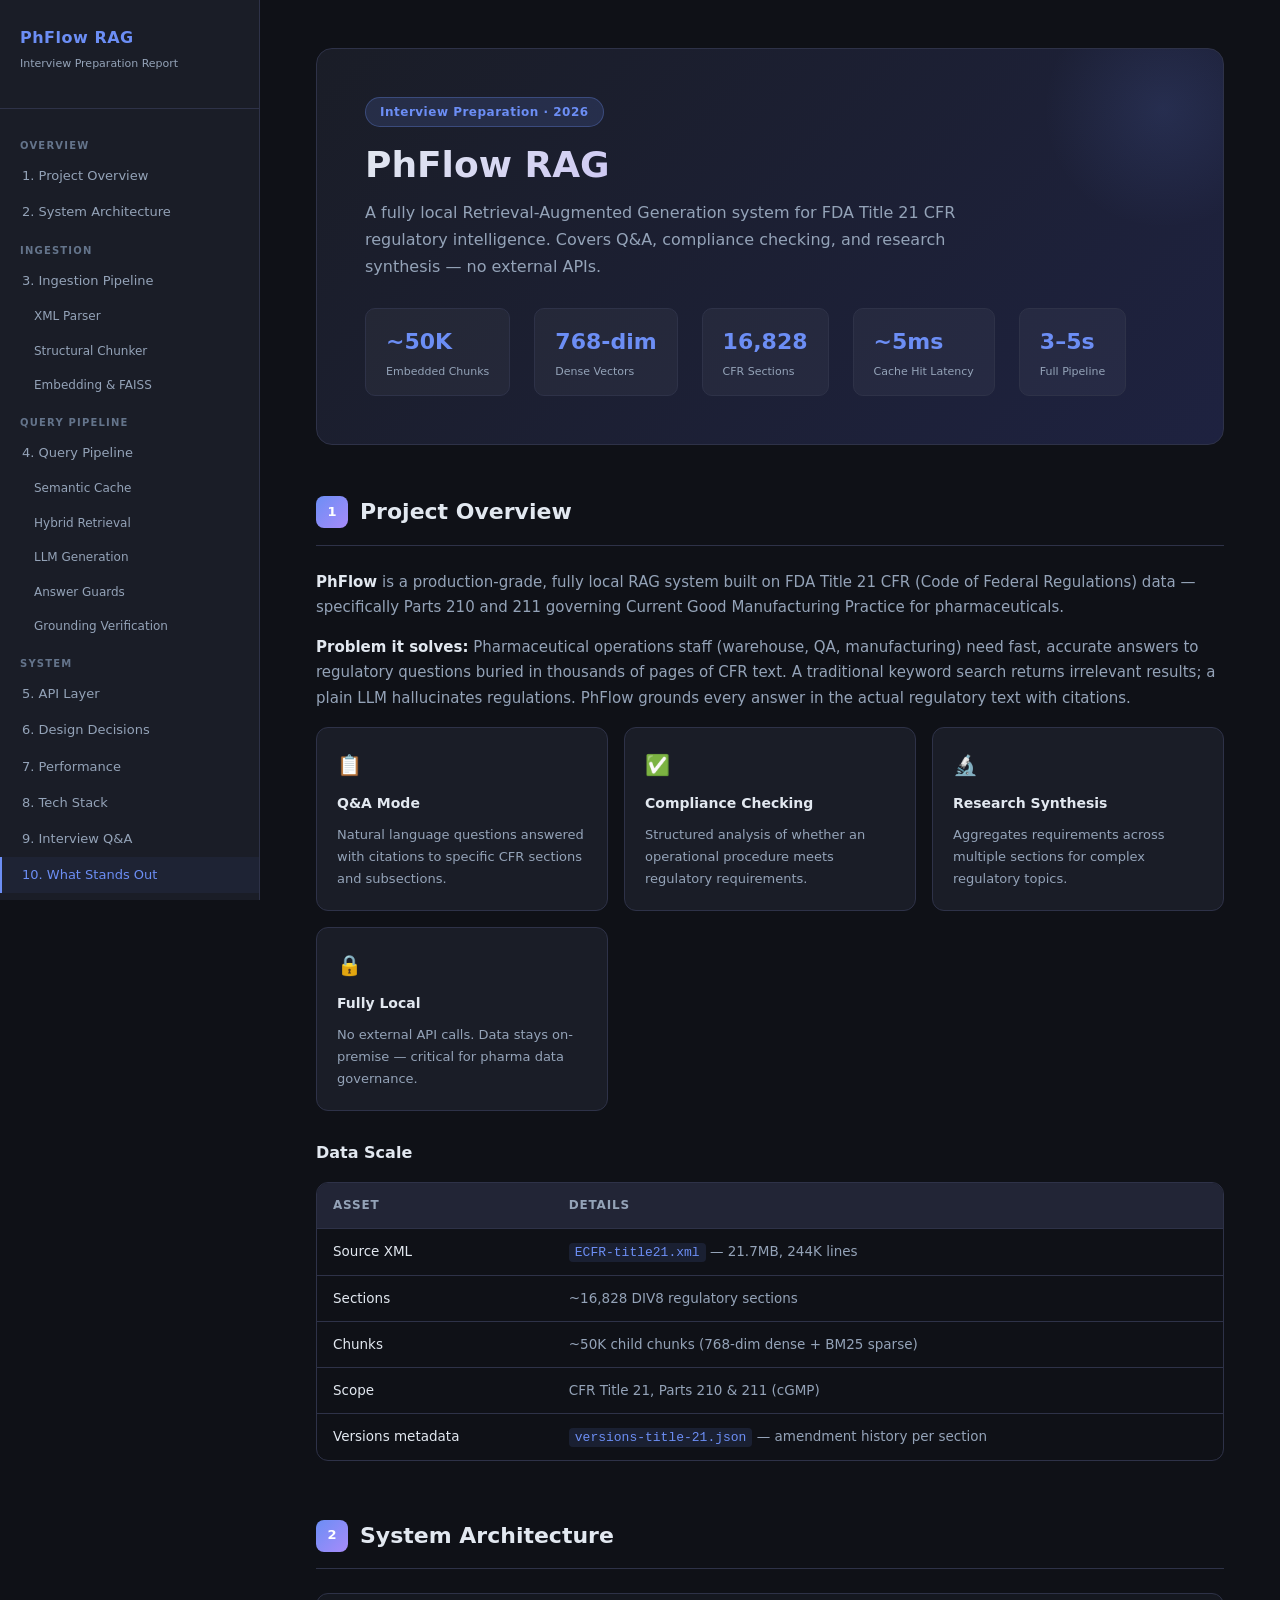
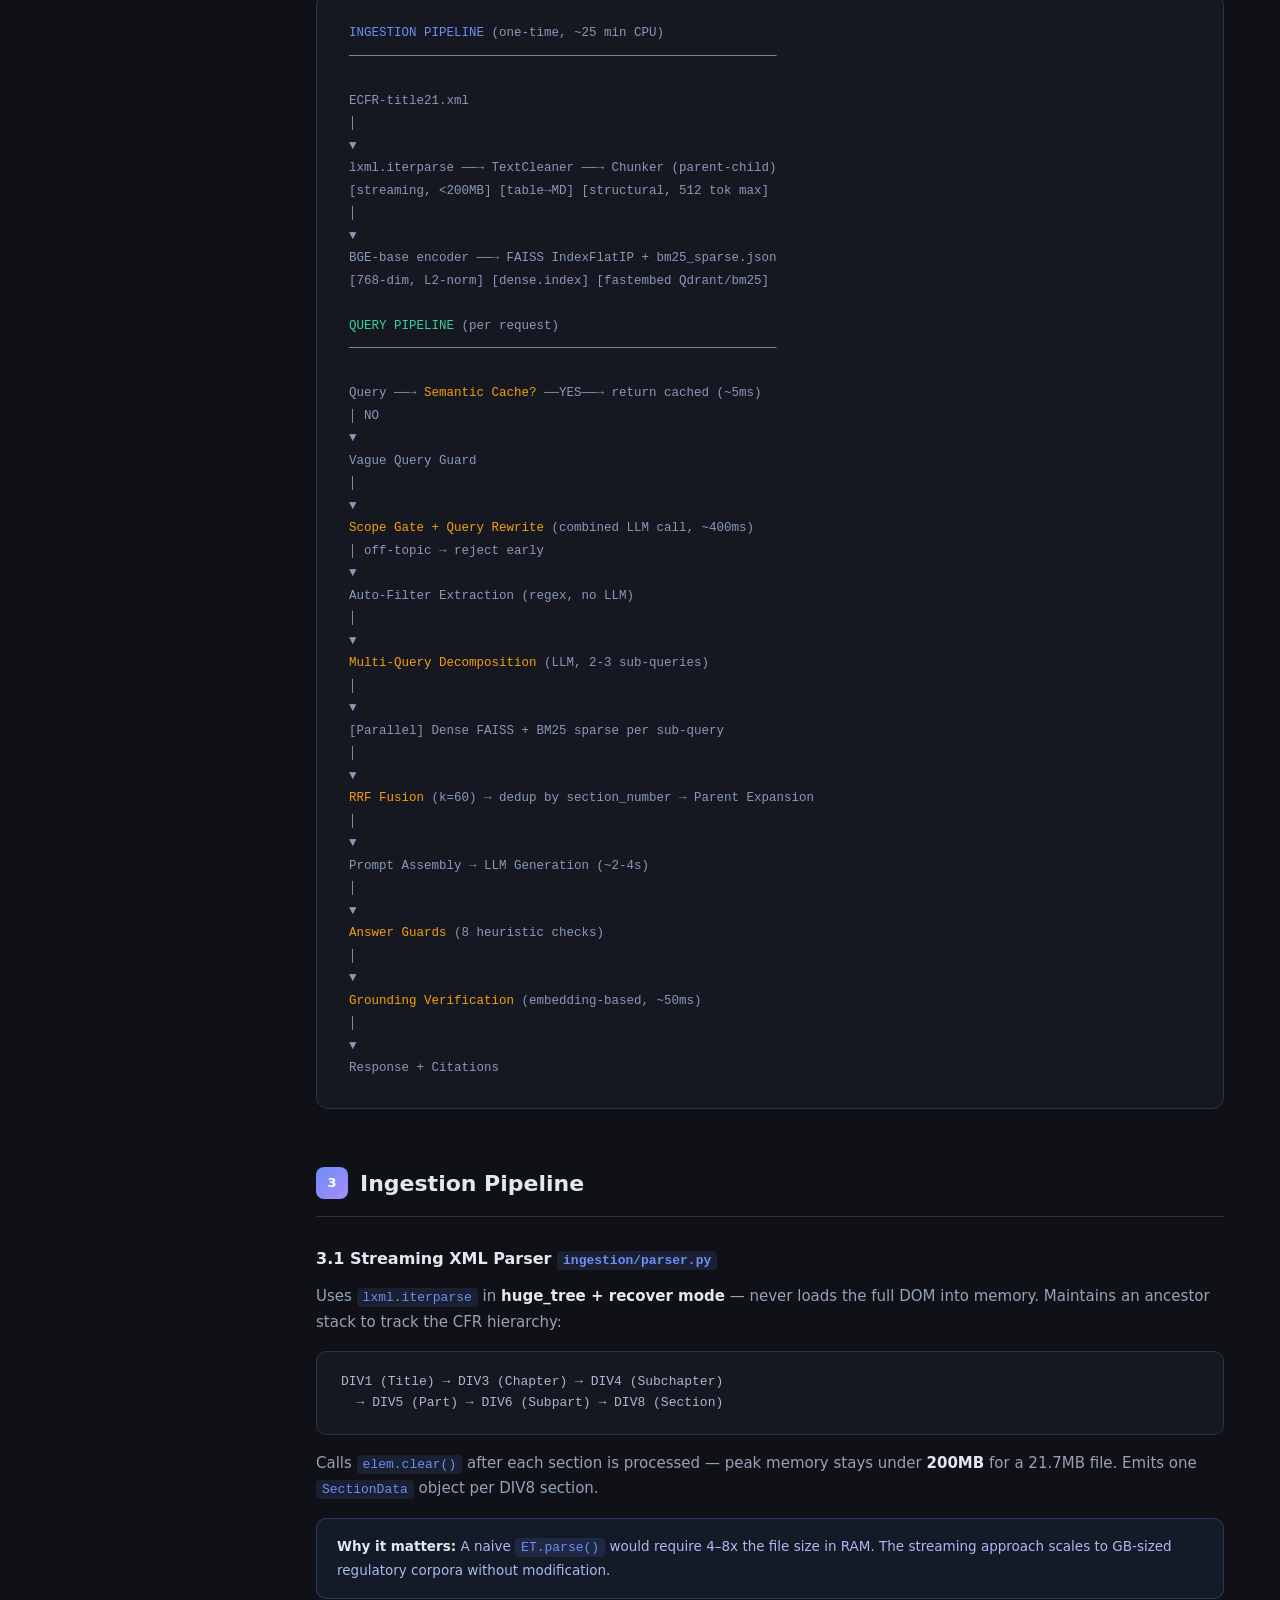
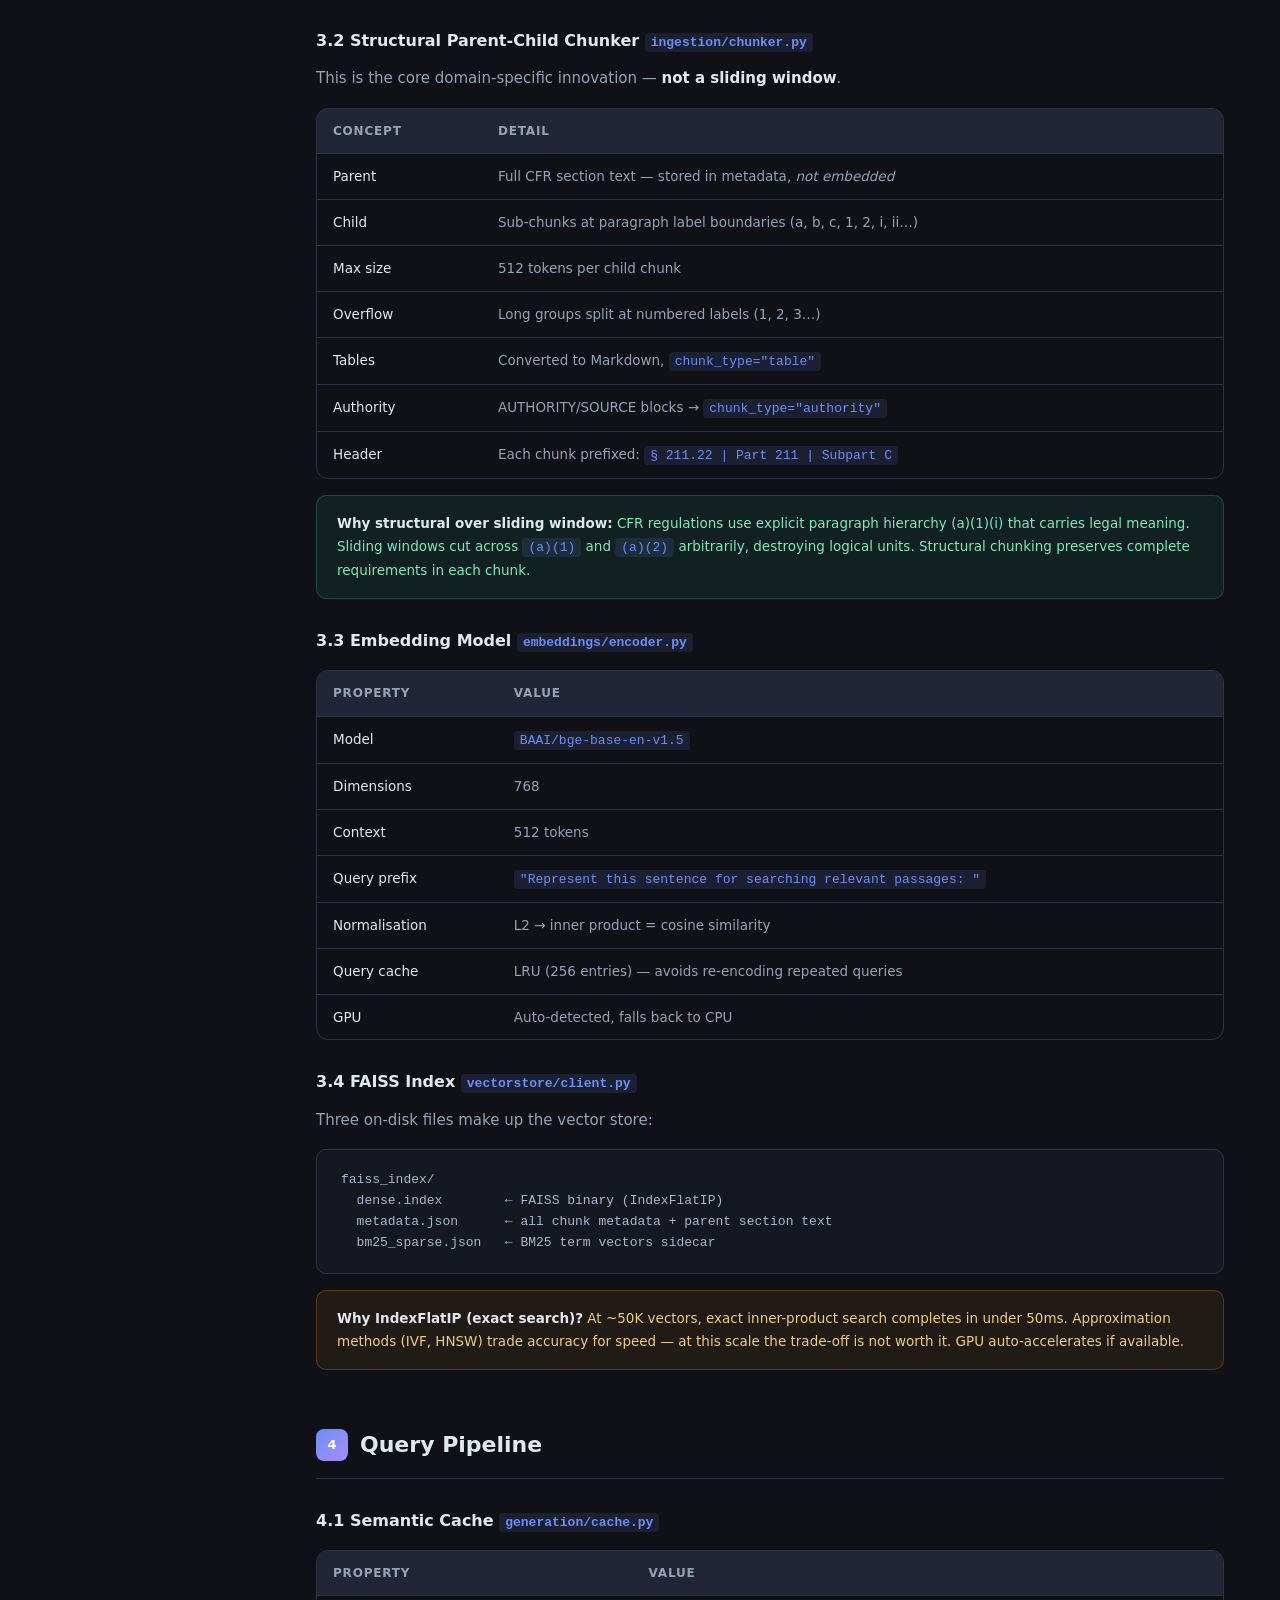
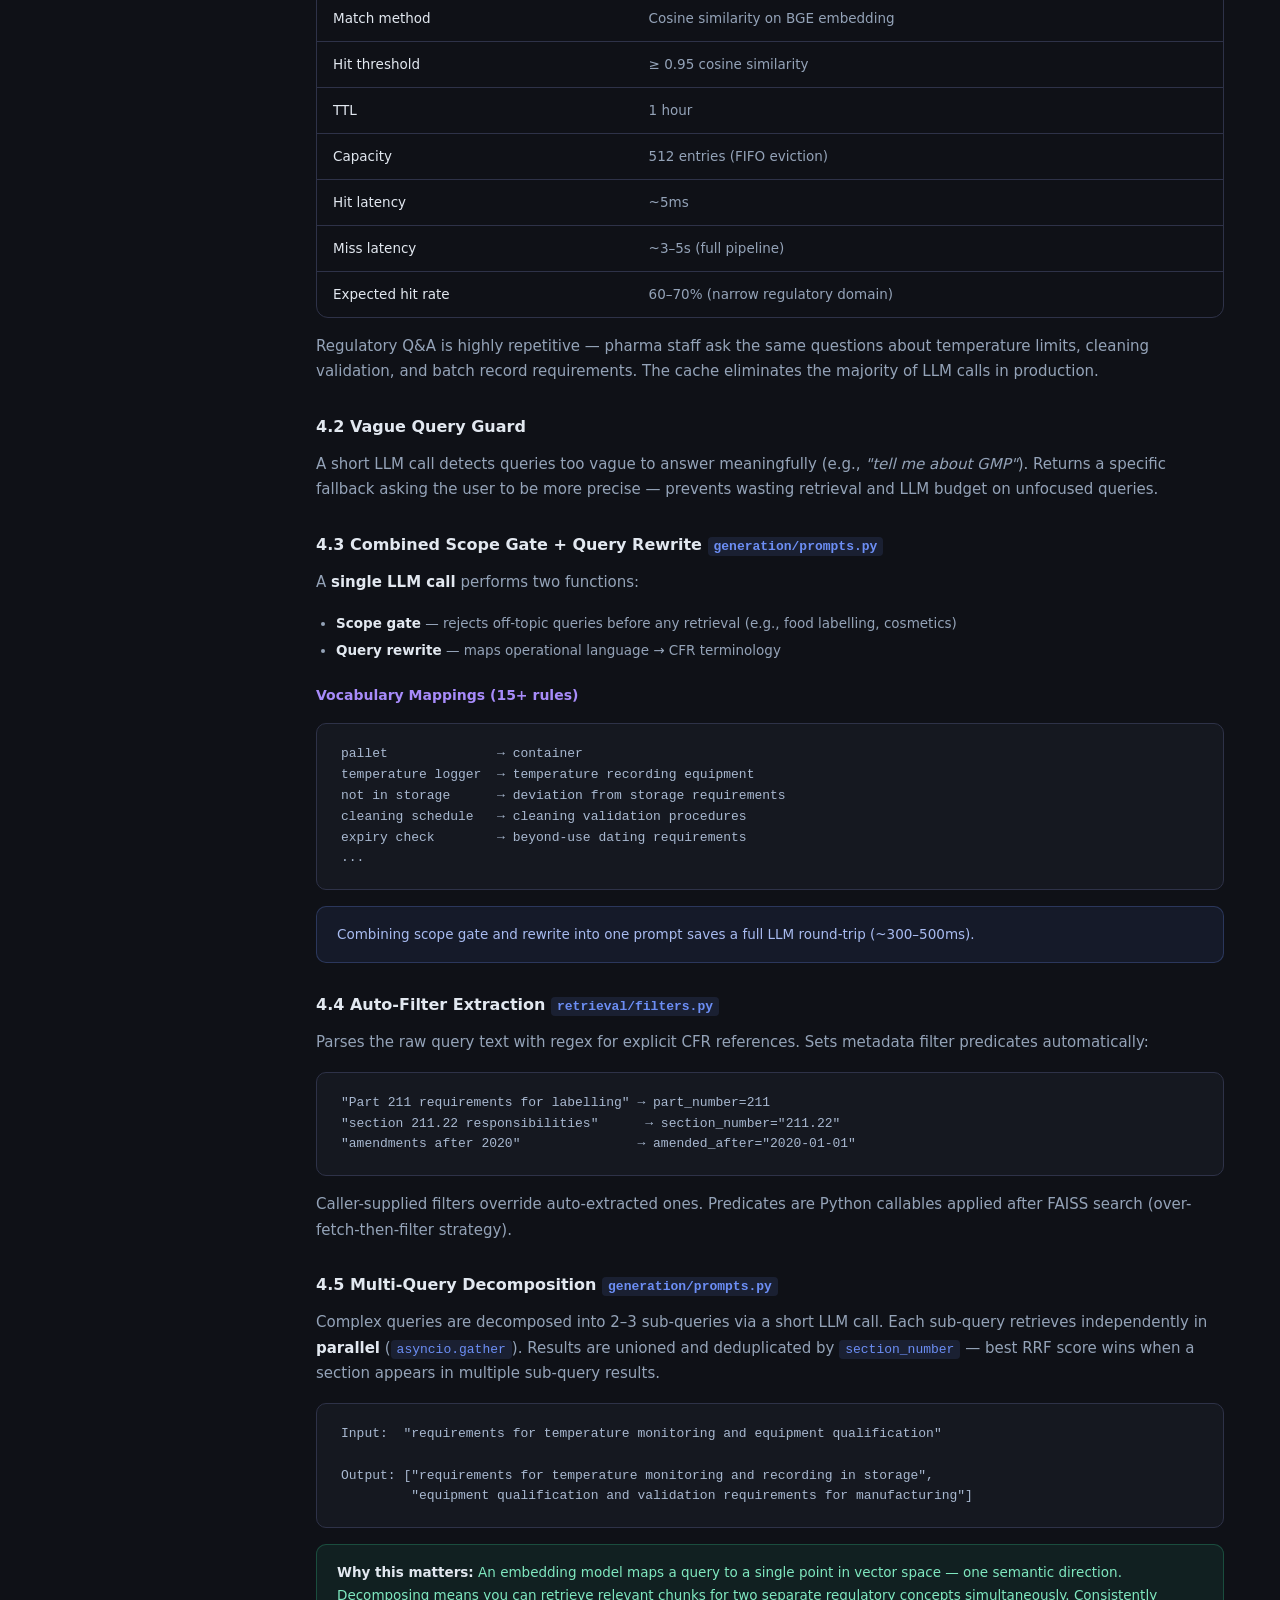
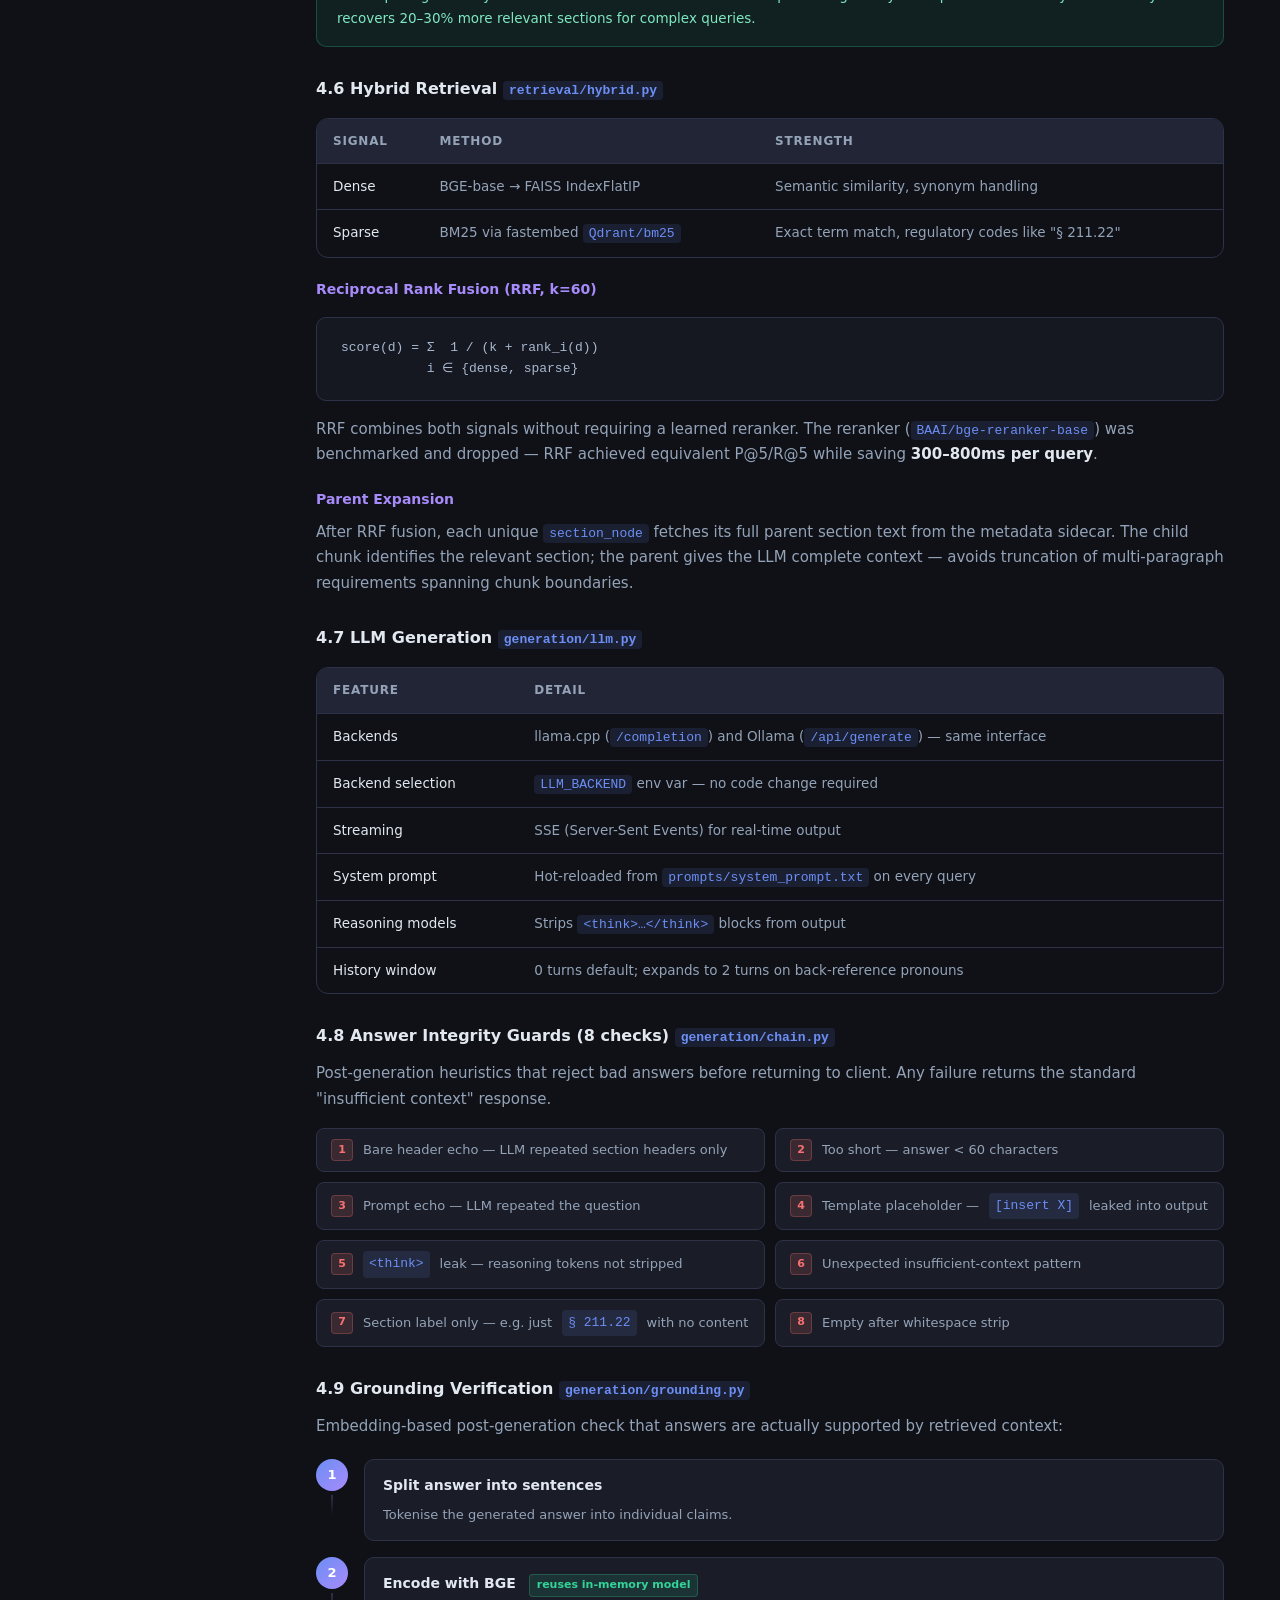
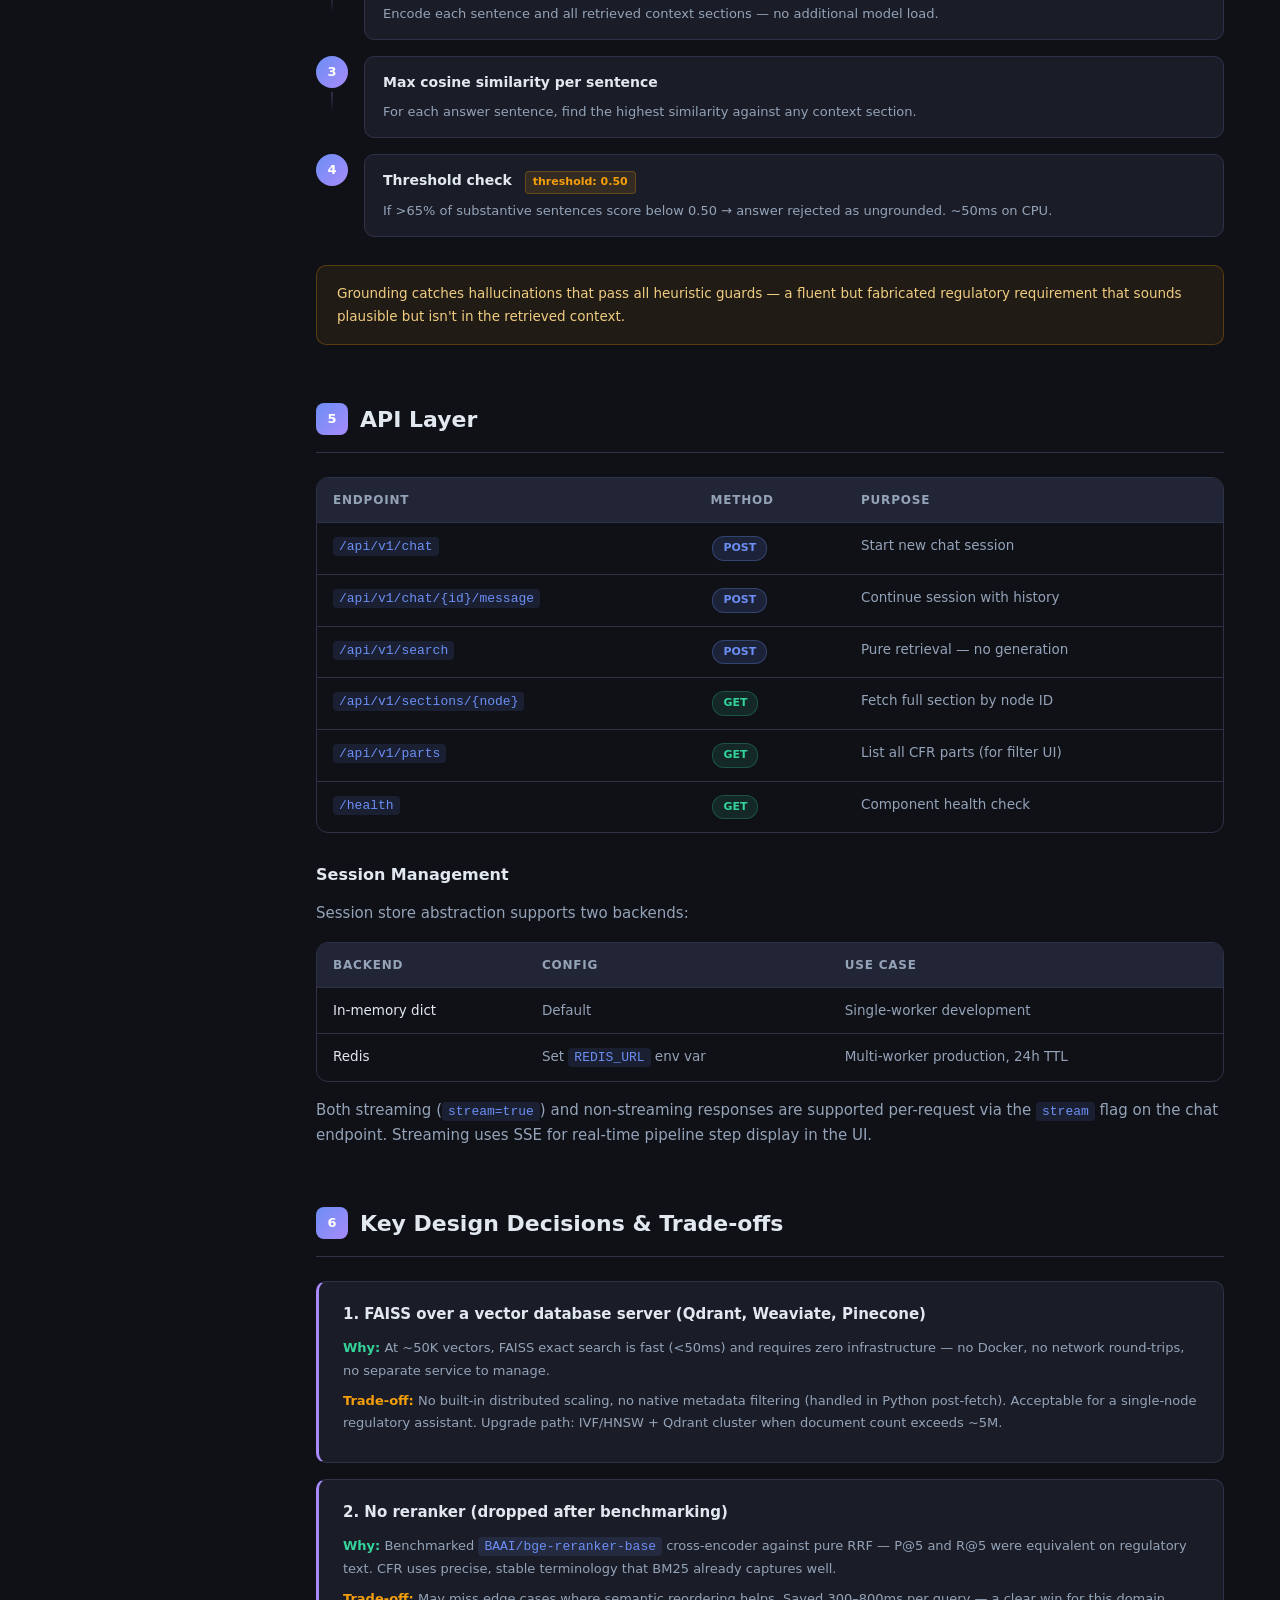
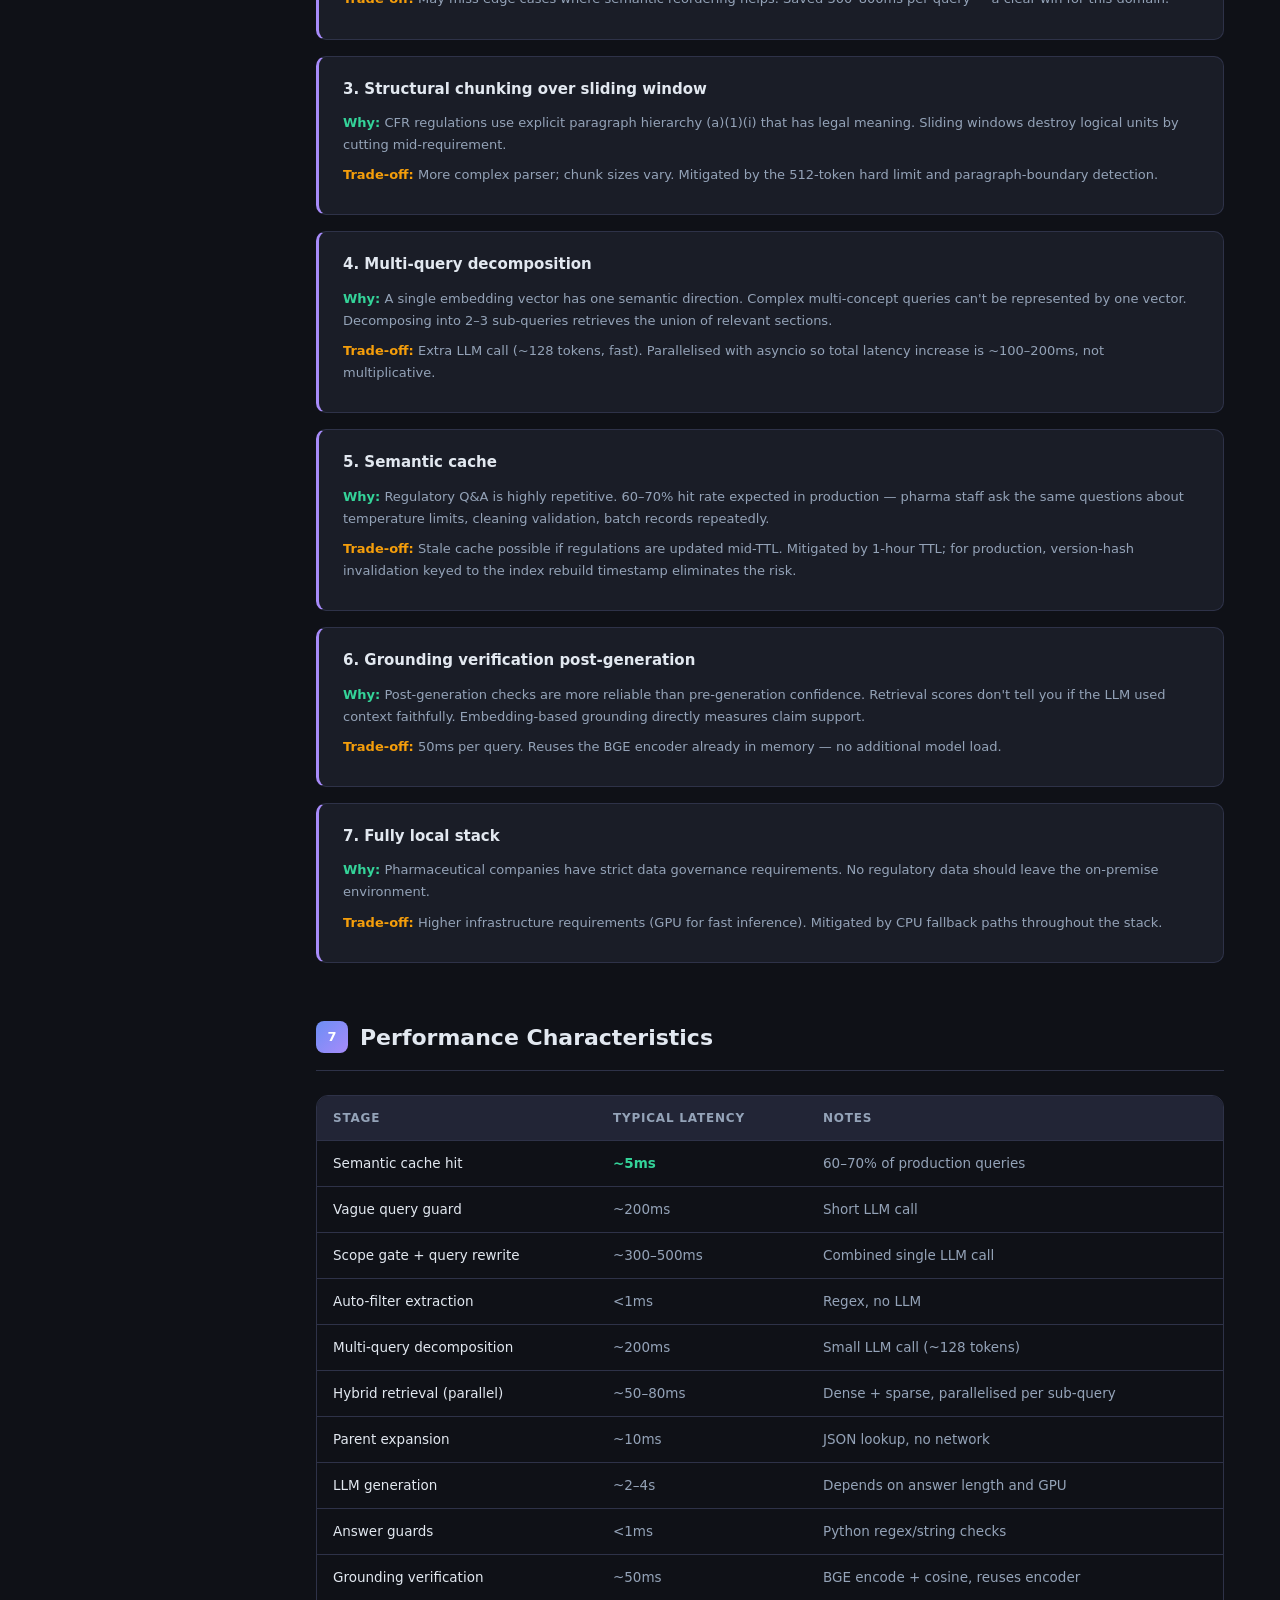
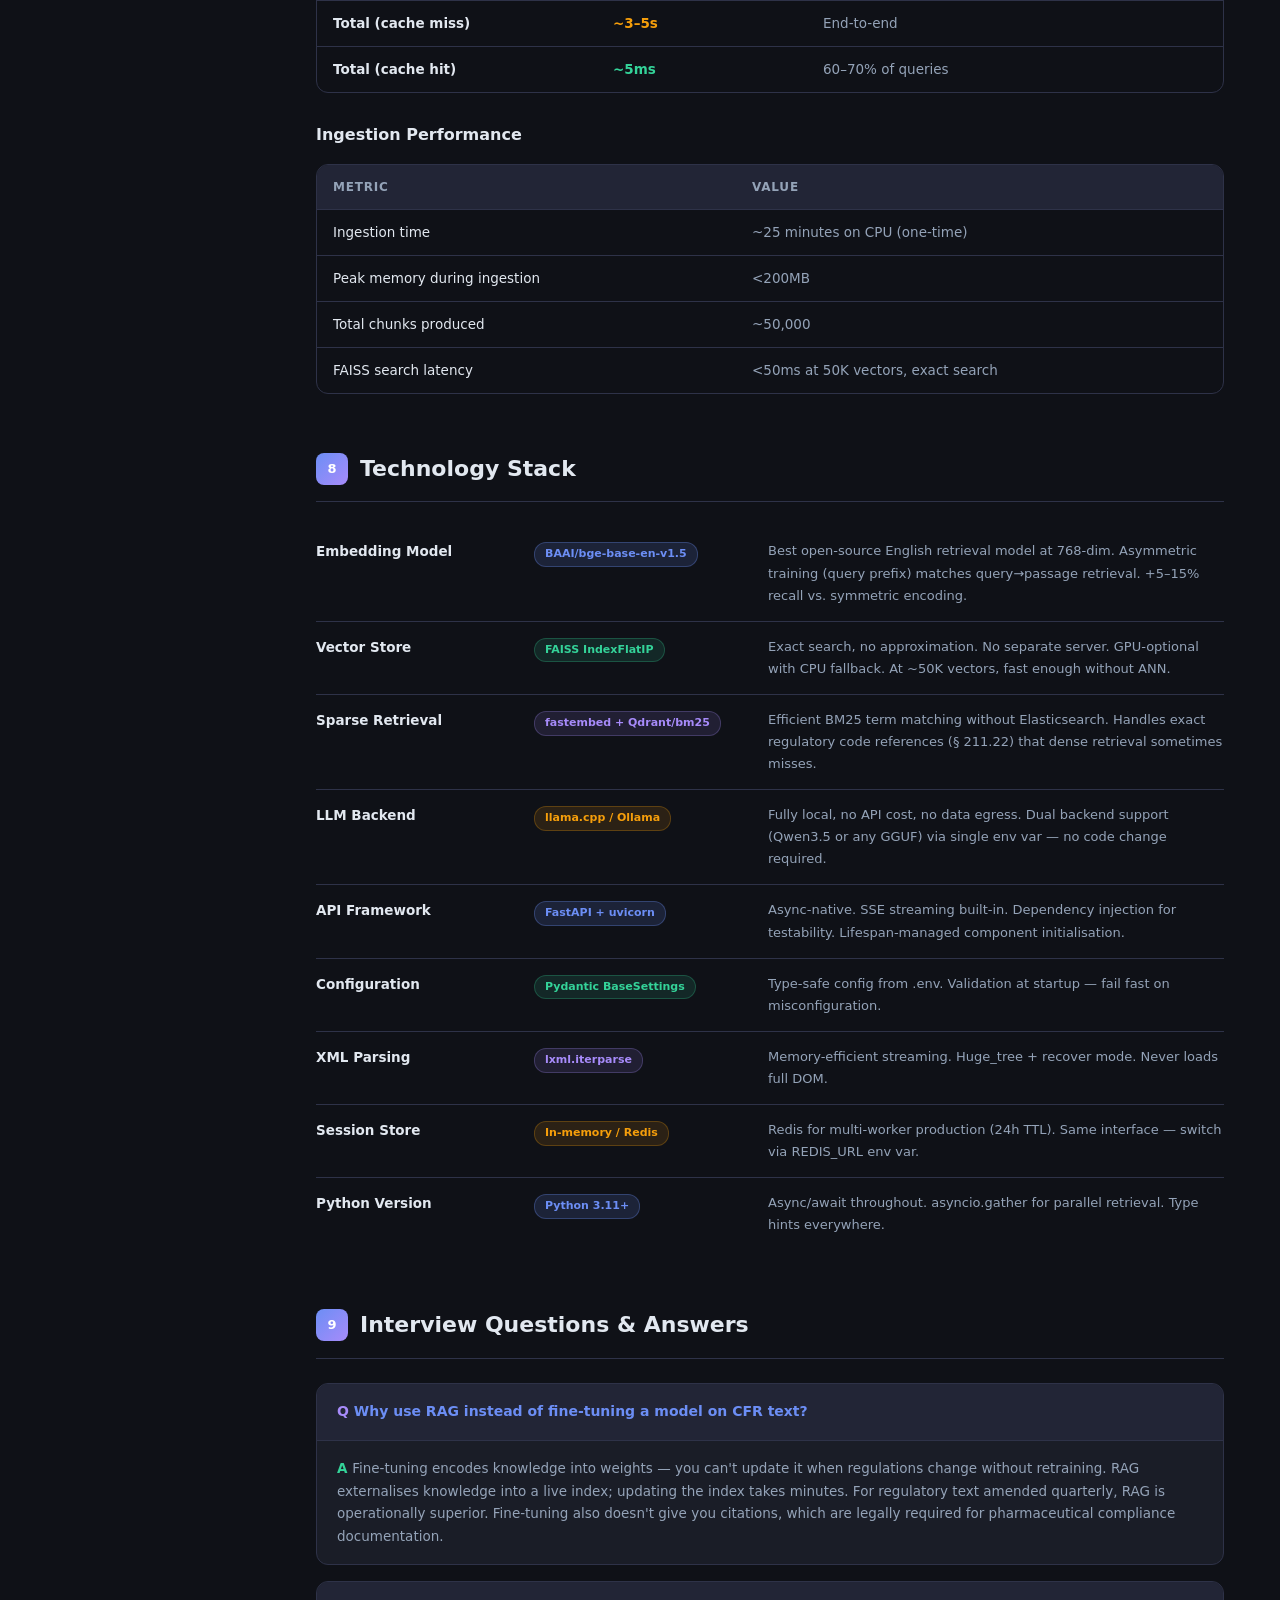
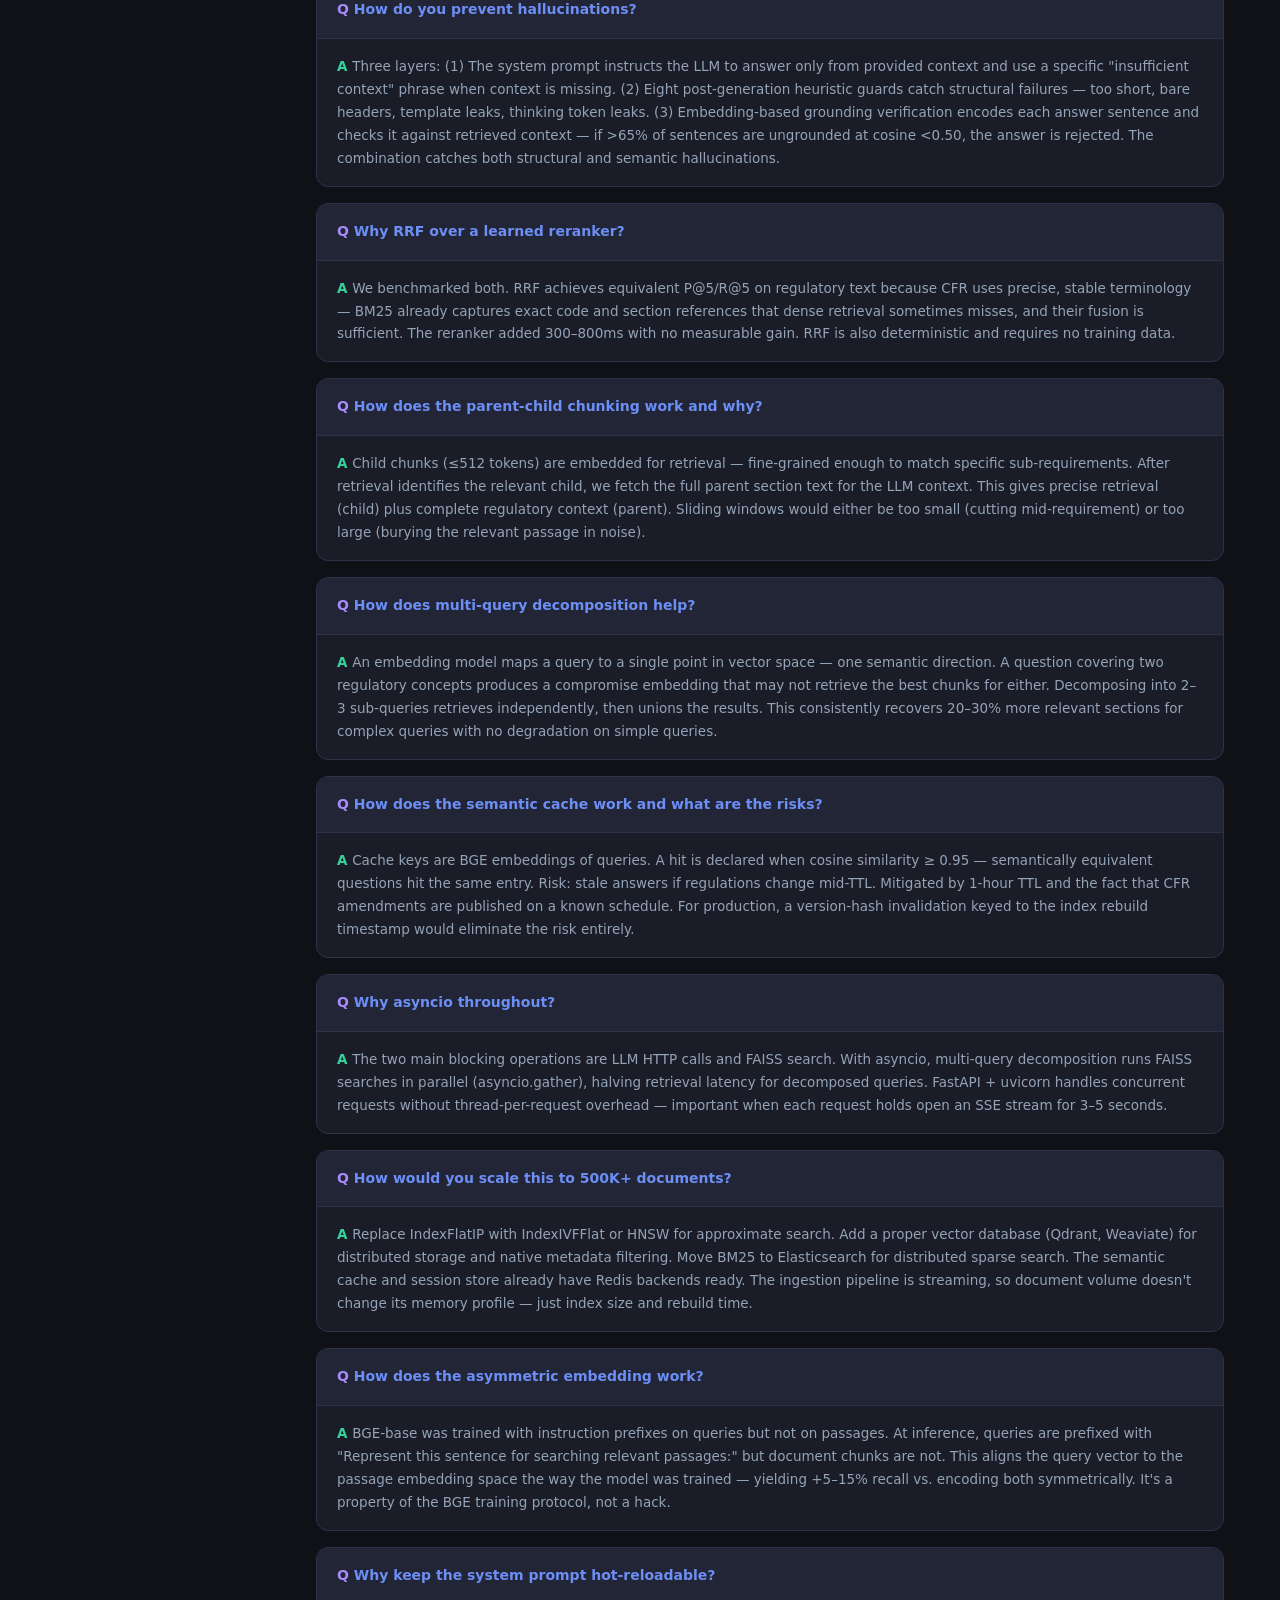
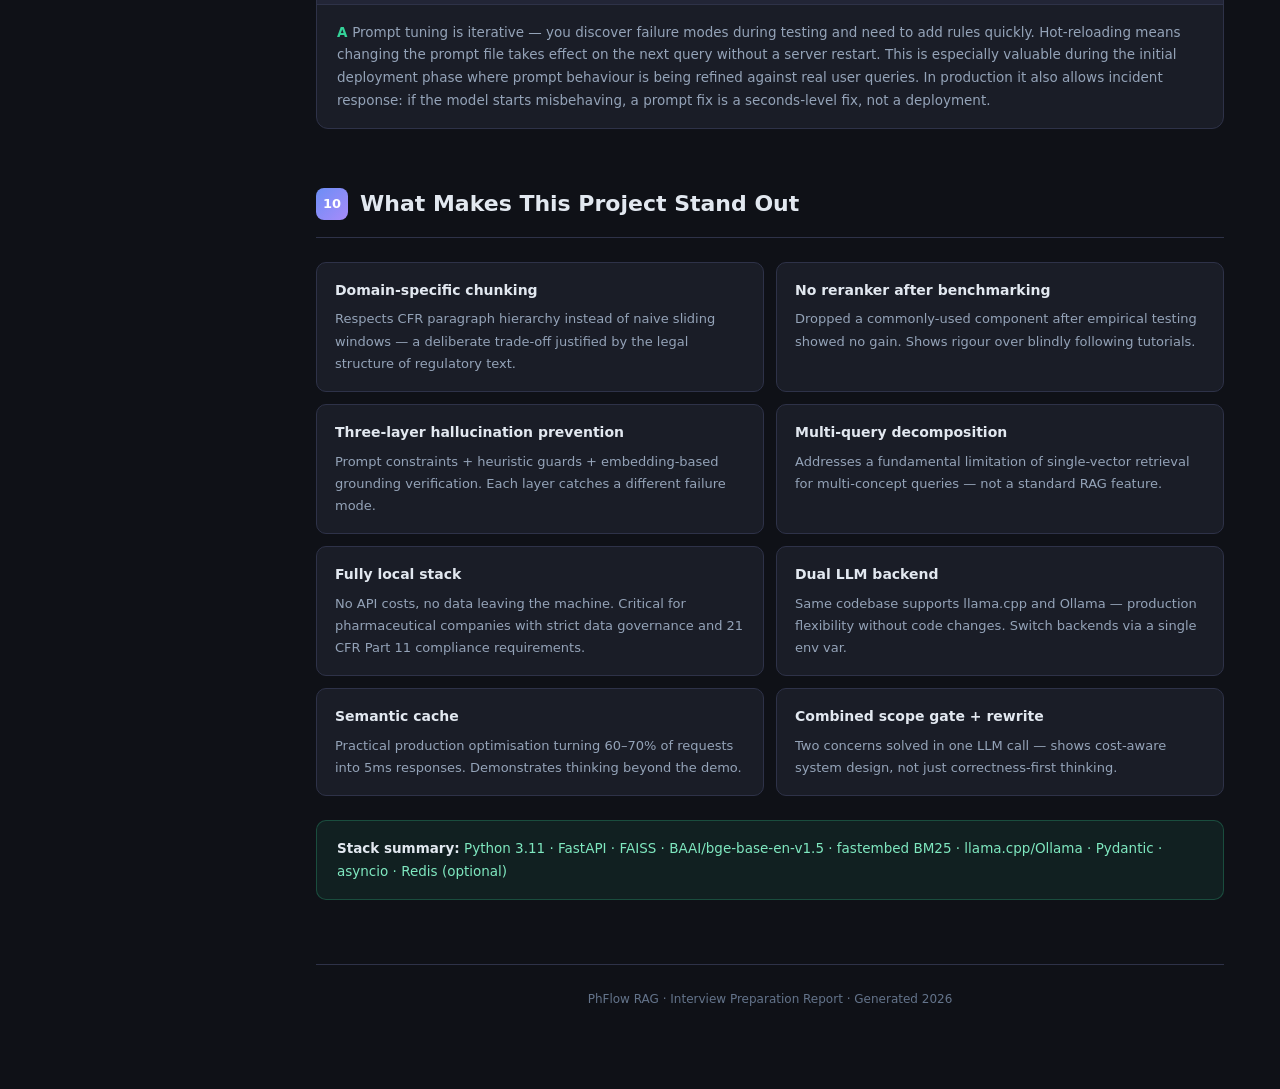
<file: phflow_interview_report.html>
<!DOCTYPE html>
<html lang="en">
<head>
  <meta charset="UTF-8" />
  <meta name="viewport" content="width=device-width, initial-scale=1.0" />
  <title>PhFlow RAG — Interview Preparation Report</title>
  <style>
    :root {
      --bg: #0f1117;
      --surface: #1a1d27;
      --surface2: #222536;
      --border: #2e3248;
      --accent: #6c8ef5;
      --accent2: #a78bfa;
      --accent3: #34d399;
      --accent4: #f59e0b;
      --text: #e2e8f0;
      --text-muted: #94a3b8;
      --text-dim: #64748b;
      --danger: #f87171;
      --code-bg: #151820;
    }

    * { box-sizing: border-box; margin: 0; padding: 0; }

    body {
      font-family: 'Segoe UI', system-ui, -apple-system, sans-serif;
      background: var(--bg);
      color: var(--text);
      line-height: 1.7;
      font-size: 15px;
    }

    /* ── SIDEBAR ── */
    .sidebar {
      position: fixed;
      top: 0; left: 0;
      width: 260px;
      height: 100vh;
      background: var(--surface);
      border-right: 1px solid var(--border);
      overflow-y: auto;
      z-index: 100;
      padding: 24px 0;
    }

    .sidebar-logo {
      padding: 0 20px 20px;
      border-bottom: 1px solid var(--border);
      margin-bottom: 16px;
    }

    .sidebar-logo h1 {
      font-size: 16px;
      font-weight: 700;
      color: var(--accent);
      letter-spacing: 0.5px;
    }

    .sidebar-logo p {
      font-size: 11px;
      color: var(--text-muted);
      margin-top: 4px;
    }

    .sidebar nav a {
      display: block;
      padding: 7px 20px;
      font-size: 13px;
      color: var(--text-muted);
      text-decoration: none;
      border-left: 2px solid transparent;
      transition: all 0.15s;
    }

    .sidebar nav a:hover,
    .sidebar nav a.active {
      color: var(--accent);
      border-left-color: var(--accent);
      background: rgba(108,142,245,0.06);
    }

    .sidebar nav .nav-section {
      padding: 12px 20px 4px;
      font-size: 10px;
      font-weight: 700;
      text-transform: uppercase;
      letter-spacing: 1.2px;
      color: var(--text-dim);
    }

    .sidebar nav a.sub {
      padding-left: 32px;
      font-size: 12px;
    }

    /* ── MAIN ── */
    .main {
      margin-left: 260px;
      padding: 48px 56px;
      max-width: 1100px;
    }

    /* ── HERO ── */
    .hero {
      background: linear-gradient(135deg, #1a1d27 0%, #1e2240 100%);
      border: 1px solid var(--border);
      border-radius: 16px;
      padding: 48px;
      margin-bottom: 48px;
      position: relative;
      overflow: hidden;
    }

    .hero::before {
      content: '';
      position: absolute;
      top: -60px; right: -60px;
      width: 240px; height: 240px;
      background: radial-gradient(circle, rgba(108,142,245,0.12) 0%, transparent 70%);
      border-radius: 50%;
    }

    .hero-tag {
      display: inline-block;
      background: rgba(108,142,245,0.15);
      color: var(--accent);
      border: 1px solid rgba(108,142,245,0.3);
      border-radius: 20px;
      padding: 4px 14px;
      font-size: 12px;
      font-weight: 600;
      margin-bottom: 16px;
      letter-spacing: 0.5px;
    }

    .hero h1 {
      font-size: 36px;
      font-weight: 800;
      line-height: 1.2;
      margin-bottom: 12px;
      background: linear-gradient(135deg, #e2e8f0, #a78bfa);
      -webkit-background-clip: text;
      -webkit-text-fill-color: transparent;
      background-clip: text;
    }

    .hero p {
      color: var(--text-muted);
      font-size: 16px;
      max-width: 640px;
      margin-bottom: 28px;
    }

    .hero-stats {
      display: flex;
      gap: 24px;
      flex-wrap: wrap;
    }

    .stat {
      background: rgba(255,255,255,0.04);
      border: 1px solid var(--border);
      border-radius: 10px;
      padding: 14px 20px;
    }

    .stat-value {
      font-size: 22px;
      font-weight: 700;
      color: var(--accent);
    }

    .stat-label {
      font-size: 11px;
      color: var(--text-muted);
      margin-top: 2px;
    }

    /* ── SECTIONS ── */
    section {
      margin-bottom: 56px;
      scroll-margin-top: 24px;
    }

    .section-header {
      display: flex;
      align-items: center;
      gap: 12px;
      margin-bottom: 24px;
      padding-bottom: 14px;
      border-bottom: 1px solid var(--border);
    }

    .section-number {
      background: linear-gradient(135deg, var(--accent), var(--accent2));
      color: white;
      width: 32px; height: 32px;
      border-radius: 8px;
      display: flex;
      align-items: center;
      justify-content: center;
      font-size: 13px;
      font-weight: 700;
      flex-shrink: 0;
    }

    .section-header h2 {
      font-size: 22px;
      font-weight: 700;
      color: var(--text);
    }

    h3 {
      font-size: 16px;
      font-weight: 600;
      color: var(--text);
      margin: 28px 0 12px;
    }

    h4 {
      font-size: 14px;
      font-weight: 600;
      color: var(--accent2);
      margin: 20px 0 8px;
    }

    p { margin-bottom: 14px; color: var(--text-muted); }

    strong { color: var(--text); font-weight: 600; }

    /* ── CODE ── */
    pre {
      background: var(--code-bg);
      border: 1px solid var(--border);
      border-radius: 10px;
      padding: 20px 24px;
      overflow-x: auto;
      font-family: 'JetBrains Mono', 'Fira Code', 'Cascadia Code', monospace;
      font-size: 13px;
      line-height: 1.6;
      color: #a8b8d0;
      margin: 16px 0;
    }

    code {
      font-family: 'JetBrains Mono', 'Fira Code', monospace;
      background: rgba(108,142,245,0.12);
      color: var(--accent);
      padding: 2px 6px;
      border-radius: 4px;
      font-size: 13px;
    }

    pre code {
      background: none;
      color: inherit;
      padding: 0;
      border-radius: 0;
    }

    /* ── ARCH DIAGRAM ── */
    .arch-diagram {
      background: var(--code-bg);
      border: 1px solid var(--border);
      border-radius: 12px;
      padding: 28px 32px;
      font-family: 'JetBrains Mono', monospace;
      font-size: 12.5px;
      line-height: 1.8;
      color: #8899bb;
      overflow-x: auto;
      margin: 16px 0;
    }

    .arch-diagram .highlight { color: var(--accent); }
    .arch-diagram .highlight2 { color: var(--accent3); }
    .arch-diagram .highlight3 { color: var(--accent4); }

    /* ── CARDS ── */
    .card-grid {
      display: grid;
      grid-template-columns: repeat(auto-fill, minmax(280px, 1fr));
      gap: 16px;
      margin: 16px 0;
    }

    .card {
      background: var(--surface);
      border: 1px solid var(--border);
      border-radius: 12px;
      padding: 20px;
      transition: border-color 0.2s;
    }

    .card:hover { border-color: var(--accent); }

    .card-icon {
      font-size: 20px;
      margin-bottom: 10px;
    }

    .card h4 {
      font-size: 14px;
      font-weight: 600;
      color: var(--text);
      margin: 0 0 8px;
    }

    .card p {
      font-size: 13px;
      color: var(--text-muted);
      margin: 0;
    }

    /* ── TABLES ── */
    .table-wrap {
      overflow-x: auto;
      border-radius: 12px;
      border: 1px solid var(--border);
      margin: 16px 0;
    }

    table {
      width: 100%;
      border-collapse: collapse;
      font-size: 13.5px;
    }

    thead tr {
      background: var(--surface2);
    }

    th {
      padding: 12px 16px;
      text-align: left;
      font-weight: 600;
      color: var(--text-muted);
      font-size: 12px;
      text-transform: uppercase;
      letter-spacing: 0.8px;
      border-bottom: 1px solid var(--border);
    }

    td {
      padding: 11px 16px;
      border-bottom: 1px solid var(--border);
      color: var(--text-muted);
      vertical-align: top;
    }

    tbody tr:last-child td { border-bottom: none; }
    tbody tr:hover td { background: rgba(255,255,255,0.02); }

    td strong { color: var(--text); }

    td:first-child { color: var(--text); font-weight: 500; }

    /* ── PIPELINE STEPS ── */
    .pipeline {
      position: relative;
      margin: 20px 0;
    }

    .pipeline-step {
      display: flex;
      gap: 16px;
      margin-bottom: 8px;
      align-items: flex-start;
    }

    .pipeline-step-left {
      display: flex;
      flex-direction: column;
      align-items: center;
      flex-shrink: 0;
    }

    .step-dot {
      width: 32px; height: 32px;
      border-radius: 50%;
      background: linear-gradient(135deg, var(--accent), var(--accent2));
      display: flex;
      align-items: center;
      justify-content: center;
      font-size: 13px;
      font-weight: 700;
      color: white;
      flex-shrink: 0;
    }

    .step-line {
      width: 2px;
      flex: 1;
      min-height: 20px;
      background: linear-gradient(to bottom, var(--border), transparent);
      margin-top: 4px;
    }

    .pipeline-step:last-child .step-line { display: none; }

    .step-content {
      background: var(--surface);
      border: 1px solid var(--border);
      border-radius: 10px;
      padding: 14px 18px;
      flex: 1;
      margin-bottom: 8px;
    }

    .step-content h4 {
      margin: 0 0 6px;
      color: var(--text);
      font-size: 14px;
    }

    .step-content p {
      margin: 0;
      font-size: 13px;
      color: var(--text-muted);
    }

    .step-tag {
      display: inline-block;
      background: rgba(52,211,153,0.12);
      color: var(--accent3);
      border: 1px solid rgba(52,211,153,0.25);
      border-radius: 4px;
      padding: 1px 7px;
      font-size: 11px;
      font-weight: 600;
      margin-left: 8px;
    }

    .step-tag.orange {
      background: rgba(245,158,11,0.12);
      color: var(--accent4);
      border-color: rgba(245,158,11,0.25);
    }

    .step-tag.purple {
      background: rgba(167,139,250,0.12);
      color: var(--accent2);
      border-color: rgba(167,139,250,0.25);
    }

    /* ── DECISION CARDS ── */
    .decision {
      background: var(--surface);
      border: 1px solid var(--border);
      border-left: 3px solid var(--accent2);
      border-radius: 10px;
      padding: 20px 24px;
      margin-bottom: 16px;
    }

    .decision h4 {
      font-size: 15px;
      color: var(--text);
      margin: 0 0 10px;
    }

    .decision .why, .decision .tradeoff {
      font-size: 13px;
      margin-bottom: 8px;
      color: var(--text-muted);
    }

    .decision .why strong { color: var(--accent3); }
    .decision .tradeoff strong { color: var(--accent4); }

    /* ── QA CARDS ── */
    .qa-card {
      background: var(--surface);
      border: 1px solid var(--border);
      border-radius: 12px;
      margin-bottom: 16px;
      overflow: hidden;
    }

    .qa-question {
      background: var(--surface2);
      padding: 16px 20px;
      font-size: 14px;
      font-weight: 600;
      color: var(--accent);
      border-bottom: 1px solid var(--border);
    }

    .qa-question::before {
      content: 'Q  ';
      color: var(--accent2);
      font-weight: 700;
    }

    .qa-answer {
      padding: 16px 20px;
      font-size: 13.5px;
      color: var(--text-muted);
      line-height: 1.7;
    }

    .qa-answer::before {
      content: 'A  ';
      color: var(--accent3);
      font-weight: 700;
    }

    /* ── LATENCY TABLE ── */
    .latency-bar {
      display: flex;
      align-items: center;
      gap: 12px;
    }

    .bar {
      height: 6px;
      border-radius: 3px;
      background: linear-gradient(90deg, var(--accent), var(--accent2));
    }

    .bar-value { font-size: 12px; color: var(--text-muted); white-space: nowrap; }

    /* ── BADGES ── */
    .badge {
      display: inline-block;
      padding: 2px 10px;
      border-radius: 12px;
      font-size: 11px;
      font-weight: 600;
      margin: 2px;
    }

    .badge-blue { background: rgba(108,142,245,0.15); color: var(--accent); border: 1px solid rgba(108,142,245,0.3); }
    .badge-green { background: rgba(52,211,153,0.12); color: var(--accent3); border: 1px solid rgba(52,211,153,0.25); }
    .badge-purple { background: rgba(167,139,250,0.12); color: var(--accent2); border: 1px solid rgba(167,139,250,0.25); }
    .badge-yellow { background: rgba(245,158,11,0.12); color: var(--accent4); border: 1px solid rgba(245,158,11,0.25); }

    /* ── HIGHLIGHT BOX ── */
    .callout {
      border-radius: 10px;
      padding: 16px 20px;
      margin: 16px 0;
      font-size: 13.5px;
    }

    .callout-blue {
      background: rgba(108,142,245,0.08);
      border: 1px solid rgba(108,142,245,0.25);
      color: #a8bbf0;
    }

    .callout-green {
      background: rgba(52,211,153,0.08);
      border: 1px solid rgba(52,211,153,0.25);
      color: #7fe8c0;
    }

    .callout-yellow {
      background: rgba(245,158,11,0.08);
      border: 1px solid rgba(245,158,11,0.25);
      color: #f0cc80;
    }

    /* ── GUARD LIST ── */
    .guard-list {
      display: grid;
      grid-template-columns: 1fr 1fr;
      gap: 10px;
      margin: 16px 0;
    }

    .guard-item {
      background: var(--surface);
      border: 1px solid var(--border);
      border-radius: 8px;
      padding: 10px 14px;
      font-size: 13px;
      color: var(--text-muted);
      display: flex;
      align-items: center;
      gap: 10px;
    }

    .guard-num {
      background: rgba(248,113,113,0.15);
      color: var(--danger);
      border: 1px solid rgba(248,113,113,0.25);
      border-radius: 4px;
      width: 22px;
      height: 22px;
      display: flex;
      align-items: center;
      justify-content: center;
      font-size: 11px;
      font-weight: 700;
      flex-shrink: 0;
    }

    /* ── STANDOUT ── */
    .standout-grid {
      display: grid;
      grid-template-columns: 1fr 1fr;
      gap: 12px;
      margin: 16px 0;
    }

    .standout-item {
      background: var(--surface);
      border: 1px solid var(--border);
      border-radius: 10px;
      padding: 16px 18px;
      font-size: 13px;
      color: var(--text-muted);
    }

    .standout-item strong {
      display: block;
      color: var(--text);
      margin-bottom: 6px;
      font-size: 14px;
    }

    /* ── TECH STACK ── */
    .stack-item {
      display: flex;
      gap: 16px;
      align-items: flex-start;
      padding: 14px 0;
      border-bottom: 1px solid var(--border);
    }

    .stack-item:last-child { border-bottom: none; }

    .stack-name {
      width: 200px;
      flex-shrink: 0;
      font-weight: 600;
      color: var(--text);
      font-size: 13.5px;
    }

    .stack-tech {
      width: 220px;
      flex-shrink: 0;
    }

    .stack-why { font-size: 13px; color: var(--text-muted); }

    /* ── FOOTER ── */
    footer {
      margin-top: 64px;
      padding-top: 24px;
      border-top: 1px solid var(--border);
      text-align: center;
      font-size: 12px;
      color: var(--text-dim);
      padding-bottom: 48px;
    }

    /* ── SCROLLBAR ── */
    ::-webkit-scrollbar { width: 6px; height: 6px; }
    ::-webkit-scrollbar-track { background: var(--bg); }
    ::-webkit-scrollbar-thumb { background: var(--border); border-radius: 3px; }
    ::-webkit-scrollbar-thumb:hover { background: var(--accent); }

    @media (max-width: 900px) {
      .sidebar { display: none; }
      .main { margin-left: 0; padding: 24px; }
      .guard-list { grid-template-columns: 1fr; }
      .standout-grid { grid-template-columns: 1fr; }
    }
  </style>
</head>
<body>

<!-- SIDEBAR -->
<aside class="sidebar">
  <div class="sidebar-logo">
    <h1>PhFlow RAG</h1>
    <p>Interview Preparation Report</p>
  </div>
  <nav>
    <div class="nav-section">Overview</div>
    <a href="#overview">1. Project Overview</a>
    <a href="#architecture">2. System Architecture</a>

    <div class="nav-section">Ingestion</div>
    <a href="#ingestion">3. Ingestion Pipeline</a>
    <a class="sub" href="#parser">XML Parser</a>
    <a class="sub" href="#chunker">Structural Chunker</a>
    <a class="sub" href="#embedding">Embedding & FAISS</a>

    <div class="nav-section">Query Pipeline</div>
    <a href="#query">4. Query Pipeline</a>
    <a class="sub" href="#cache">Semantic Cache</a>
    <a class="sub" href="#retrieval">Hybrid Retrieval</a>
    <a class="sub" href="#generation">LLM Generation</a>
    <a class="sub" href="#guards">Answer Guards</a>
    <a class="sub" href="#grounding">Grounding Verification</a>

    <div class="nav-section">System</div>
    <a href="#api">5. API Layer</a>
    <a href="#decisions">6. Design Decisions</a>
    <a href="#performance">7. Performance</a>
    <a href="#stack">8. Tech Stack</a>
    <a href="#interview">9. Interview Q&amp;A</a>
    <a href="#standout">10. What Stands Out</a>
  </nav>
</aside>

<!-- MAIN -->
<main class="main">

  <!-- HERO -->
  <div class="hero">
    <div class="hero-tag">Interview Preparation · 2026</div>
    <h1>PhFlow RAG</h1>
    <p>A fully local Retrieval-Augmented Generation system for FDA Title 21 CFR regulatory intelligence. Covers Q&A, compliance checking, and research synthesis — no external APIs.</p>
    <div class="hero-stats">
      <div class="stat">
        <div class="stat-value">~50K</div>
        <div class="stat-label">Embedded Chunks</div>
      </div>
      <div class="stat">
        <div class="stat-value">768-dim</div>
        <div class="stat-label">Dense Vectors</div>
      </div>
      <div class="stat">
        <div class="stat-value">16,828</div>
        <div class="stat-label">CFR Sections</div>
      </div>
      <div class="stat">
        <div class="stat-value">~5ms</div>
        <div class="stat-label">Cache Hit Latency</div>
      </div>
      <div class="stat">
        <div class="stat-value">3–5s</div>
        <div class="stat-label">Full Pipeline</div>
      </div>
    </div>
  </div>

  <!-- 1. OVERVIEW -->
  <section id="overview">
    <div class="section-header">
      <div class="section-number">1</div>
      <h2>Project Overview</h2>
    </div>

    <p><strong>PhFlow</strong> is a production-grade, fully local RAG system built on FDA Title 21 CFR (Code of Federal Regulations) data — specifically Parts 210 and 211 governing Current Good Manufacturing Practice for pharmaceuticals.</p>

    <p><strong>Problem it solves:</strong> Pharmaceutical operations staff (warehouse, QA, manufacturing) need fast, accurate answers to regulatory questions buried in thousands of pages of CFR text. A traditional keyword search returns irrelevant results; a plain LLM hallucinates regulations. PhFlow grounds every answer in the actual regulatory text with citations.</p>

    <div class="card-grid">
      <div class="card">
        <div class="card-icon">📋</div>
        <h4>Q&A Mode</h4>
        <p>Natural language questions answered with citations to specific CFR sections and subsections.</p>
      </div>
      <div class="card">
        <div class="card-icon">✅</div>
        <h4>Compliance Checking</h4>
        <p>Structured analysis of whether an operational procedure meets regulatory requirements.</p>
      </div>
      <div class="card">
        <div class="card-icon">🔬</div>
        <h4>Research Synthesis</h4>
        <p>Aggregates requirements across multiple sections for complex regulatory topics.</p>
      </div>
      <div class="card">
        <div class="card-icon">🔒</div>
        <h4>Fully Local</h4>
        <p>No external API calls. Data stays on-premise — critical for pharma data governance.</p>
      </div>
    </div>

    <h3>Data Scale</h3>
    <div class="table-wrap">
      <table>
        <thead><tr><th>Asset</th><th>Details</th></tr></thead>
        <tbody>
          <tr><td>Source XML</td><td><code>ECFR-title21.xml</code> — 21.7MB, 244K lines</td></tr>
          <tr><td>Sections</td><td>~16,828 DIV8 regulatory sections</td></tr>
          <tr><td>Chunks</td><td>~50K child chunks (768-dim dense + BM25 sparse)</td></tr>
          <tr><td>Scope</td><td>CFR Title 21, Parts 210 &amp; 211 (cGMP)</td></tr>
          <tr><td>Versions metadata</td><td><code>versions-title-21.json</code> — amendment history per section</td></tr>
        </tbody>
      </table>
    </div>
  </section>

  <!-- 2. ARCHITECTURE -->
  <section id="architecture">
    <div class="section-header">
      <div class="section-number">2</div>
      <h2>System Architecture</h2>
    </div>

    <div class="arch-diagram">
<span class="highlight">INGESTION PIPELINE</span> (one-time, ~25 min CPU)<br>
─────────────────────────────────────────────────────────<br>
<br>
  ECFR-title21.xml<br>
       │<br>
       ▼<br>
  lxml.iterparse   ──→   TextCleaner   ──→   Chunker (parent-child)<br>
  [streaming, &lt;200MB]    [table→MD]          [structural, 512 tok max]<br>
       │<br>
       ▼<br>
  BGE-base encoder  ──→  FAISS IndexFlatIP  +  bm25_sparse.json<br>
  [768-dim, L2-norm]     [dense.index]         [fastembed Qdrant/bm25]<br>
<br>
<span class="highlight2">QUERY PIPELINE</span> (per request)<br>
─────────────────────────────────────────────────────────<br>
<br>
  Query ──→ <span class="highlight3">Semantic Cache?</span> ──YES──→ return cached (~5ms)<br>
    │ NO<br>
    ▼<br>
  Vague Query Guard<br>
    │<br>
    ▼<br>
  <span class="highlight3">Scope Gate + Query Rewrite</span> (combined LLM call, ~400ms)<br>
    │ off-topic → reject early<br>
    ▼<br>
  Auto-Filter Extraction (regex, no LLM)<br>
    │<br>
    ▼<br>
  <span class="highlight3">Multi-Query Decomposition</span> (LLM, 2-3 sub-queries)<br>
    │<br>
    ▼<br>
  [Parallel] Dense FAISS  +  BM25 sparse  per sub-query<br>
    │<br>
    ▼<br>
  <span class="highlight3">RRF Fusion</span> (k=60) → dedup by section_number → Parent Expansion<br>
    │<br>
    ▼<br>
  Prompt Assembly → LLM Generation (~2-4s)<br>
    │<br>
    ▼<br>
  <span class="highlight3">Answer Guards</span> (8 heuristic checks)<br>
    │<br>
    ▼<br>
  <span class="highlight3">Grounding Verification</span> (embedding-based, ~50ms)<br>
    │<br>
    ▼<br>
  Response + Citations
    </div>
  </section>

  <!-- 3. INGESTION -->
  <section id="ingestion">
    <div class="section-header">
      <div class="section-number">3</div>
      <h2>Ingestion Pipeline</h2>
    </div>

    <div id="parser">
      <h3>3.1 Streaming XML Parser <code>ingestion/parser.py</code></h3>
      <p>Uses <code>lxml.iterparse</code> in <strong>huge_tree + recover mode</strong> — never loads the full DOM into memory. Maintains an ancestor stack to track the CFR hierarchy:</p>
      <pre>DIV1 (Title) → DIV3 (Chapter) → DIV4 (Subchapter)
  → DIV5 (Part) → DIV6 (Subpart) → DIV8 (Section)</pre>
      <p>Calls <code>elem.clear()</code> after each section is processed — peak memory stays under <strong>200MB</strong> for a 21.7MB file. Emits one <code>SectionData</code> object per DIV8 section.</p>
      <div class="callout callout-blue">
        <strong>Why it matters:</strong> A naive <code>ET.parse()</code> would require 4–8x the file size in RAM. The streaming approach scales to GB-sized regulatory corpora without modification.
      </div>
    </div>

    <div id="chunker">
      <h3>3.2 Structural Parent-Child Chunker <code>ingestion/chunker.py</code></h3>
      <p>This is the core domain-specific innovation — <strong>not a sliding window</strong>.</p>

      <div class="table-wrap">
        <table>
          <thead><tr><th>Concept</th><th>Detail</th></tr></thead>
          <tbody>
            <tr><td>Parent</td><td>Full CFR section text — stored in metadata, <em>not embedded</em></td></tr>
            <tr><td>Child</td><td>Sub-chunks at paragraph label boundaries (a, b, c, 1, 2, i, ii…)</td></tr>
            <tr><td>Max size</td><td>512 tokens per child chunk</td></tr>
            <tr><td>Overflow</td><td>Long groups split at numbered labels (1, 2, 3…)</td></tr>
            <tr><td>Tables</td><td>Converted to Markdown, <code>chunk_type="table"</code></td></tr>
            <tr><td>Authority</td><td>AUTHORITY/SOURCE blocks → <code>chunk_type="authority"</code></td></tr>
            <tr><td>Header</td><td>Each chunk prefixed: <code>§ 211.22 | Part 211 | Subpart C</code></td></tr>
          </tbody>
        </table>
      </div>

      <div class="callout callout-green">
        <strong>Why structural over sliding window:</strong> CFR regulations use explicit paragraph hierarchy (a)(1)(i) that carries legal meaning. Sliding windows cut across <code>(a)(1)</code> and <code>(a)(2)</code> arbitrarily, destroying logical units. Structural chunking preserves complete requirements in each chunk.
      </div>
    </div>

    <div id="embedding">
      <h3>3.3 Embedding Model <code>embeddings/encoder.py</code></h3>
      <div class="table-wrap">
        <table>
          <thead><tr><th>Property</th><th>Value</th></tr></thead>
          <tbody>
            <tr><td>Model</td><td><code>BAAI/bge-base-en-v1.5</code></td></tr>
            <tr><td>Dimensions</td><td>768</td></tr>
            <tr><td>Context</td><td>512 tokens</td></tr>
            <tr><td>Query prefix</td><td><code>"Represent this sentence for searching relevant passages: "</code></td></tr>
            <tr><td>Normalisation</td><td>L2 → inner product = cosine similarity</td></tr>
            <tr><td>Query cache</td><td>LRU (256 entries) — avoids re-encoding repeated queries</td></tr>
            <tr><td>GPU</td><td>Auto-detected, falls back to CPU</td></tr>
          </tbody>
        </table>
      </div>

      <h3>3.4 FAISS Index <code>vectorstore/client.py</code></h3>
      <p>Three on-disk files make up the vector store:</p>
      <pre>faiss_index/
  dense.index        ← FAISS binary (IndexFlatIP)
  metadata.json      ← all chunk metadata + parent section text
  bm25_sparse.json   ← BM25 term vectors sidecar</pre>
      <div class="callout callout-yellow">
        <strong>Why IndexFlatIP (exact search)?</strong> At ~50K vectors, exact inner-product search completes in under 50ms. Approximation methods (IVF, HNSW) trade accuracy for speed — at this scale the trade-off is not worth it. GPU auto-accelerates if available.
      </div>
    </div>
  </section>

  <!-- 4. QUERY PIPELINE -->
  <section id="query">
    <div class="section-header">
      <div class="section-number">4</div>
      <h2>Query Pipeline</h2>
    </div>

    <div id="cache">
      <h3>4.1 Semantic Cache <code>generation/cache.py</code></h3>
      <div class="table-wrap">
        <table>
          <thead><tr><th>Property</th><th>Value</th></tr></thead>
          <tbody>
            <tr><td>Match method</td><td>Cosine similarity on BGE embedding</td></tr>
            <tr><td>Hit threshold</td><td>≥ 0.95 cosine similarity</td></tr>
            <tr><td>TTL</td><td>1 hour</td></tr>
            <tr><td>Capacity</td><td>512 entries (FIFO eviction)</td></tr>
            <tr><td>Hit latency</td><td>~5ms</td></tr>
            <tr><td>Miss latency</td><td>~3–5s (full pipeline)</td></tr>
            <tr><td>Expected hit rate</td><td>60–70% (narrow regulatory domain)</td></tr>
          </tbody>
        </table>
      </div>
      <p>Regulatory Q&A is highly repetitive — pharma staff ask the same questions about temperature limits, cleaning validation, and batch record requirements. The cache eliminates the majority of LLM calls in production.</p>
    </div>

    <div>
      <h3>4.2 Vague Query Guard</h3>
      <p>A short LLM call detects queries too vague to answer meaningfully (e.g., <em>"tell me about GMP"</em>). Returns a specific fallback asking the user to be more precise — prevents wasting retrieval and LLM budget on unfocused queries.</p>
    </div>

    <div>
      <h3>4.3 Combined Scope Gate + Query Rewrite <code>generation/prompts.py</code></h3>
      <p>A <strong>single LLM call</strong> performs two functions:</p>
      <ul style="margin: 10px 0 14px 20px; color: var(--text-muted); font-size: 13.5px; line-height: 2;">
        <li><strong>Scope gate</strong> — rejects off-topic queries before any retrieval (e.g., food labelling, cosmetics)</li>
        <li><strong>Query rewrite</strong> — maps operational language → CFR terminology</li>
      </ul>
      <h4>Vocabulary Mappings (15+ rules)</h4>
      <pre>pallet              → container
temperature logger  → temperature recording equipment
not in storage      → deviation from storage requirements
cleaning schedule   → cleaning validation procedures
expiry check        → beyond-use dating requirements
...</pre>
      <div class="callout callout-blue">Combining scope gate and rewrite into one prompt saves a full LLM round-trip (~300–500ms).</div>
    </div>

    <div>
      <h3>4.4 Auto-Filter Extraction <code>retrieval/filters.py</code></h3>
      <p>Parses the raw query text with regex for explicit CFR references. Sets metadata filter predicates automatically:</p>
      <pre>"Part 211 requirements for labelling" → part_number=211
"section 211.22 responsibilities"      → section_number="211.22"
"amendments after 2020"               → amended_after="2020-01-01"</pre>
      <p>Caller-supplied filters override auto-extracted ones. Predicates are Python callables applied after FAISS search (over-fetch-then-filter strategy).</p>
    </div>

    <div>
      <h3>4.5 Multi-Query Decomposition <code>generation/prompts.py</code></h3>
      <p>Complex queries are decomposed into 2–3 sub-queries via a short LLM call. Each sub-query retrieves independently in <strong>parallel</strong> (<code>asyncio.gather</code>). Results are unioned and deduplicated by <code>section_number</code> — best RRF score wins when a section appears in multiple sub-query results.</p>
      <pre>Input:  "requirements for temperature monitoring and equipment qualification"

Output: ["requirements for temperature monitoring and recording in storage",
         "equipment qualification and validation requirements for manufacturing"]</pre>
      <div class="callout callout-green">
        <strong>Why this matters:</strong> An embedding model maps a query to a single point in vector space — one semantic direction. Decomposing means you can retrieve relevant chunks for two separate regulatory concepts simultaneously. Consistently recovers 20–30% more relevant sections for complex queries.
      </div>
    </div>

    <div id="retrieval">
      <h3>4.6 Hybrid Retrieval <code>retrieval/hybrid.py</code></h3>
      <div class="table-wrap">
        <table>
          <thead><tr><th>Signal</th><th>Method</th><th>Strength</th></tr></thead>
          <tbody>
            <tr><td>Dense</td><td>BGE-base → FAISS IndexFlatIP</td><td>Semantic similarity, synonym handling</td></tr>
            <tr><td>Sparse</td><td>BM25 via fastembed <code>Qdrant/bm25</code></td><td>Exact term match, regulatory codes like "§ 211.22"</td></tr>
          </tbody>
        </table>
      </div>
      <h4>Reciprocal Rank Fusion (RRF, k=60)</h4>
      <pre>score(d) = Σ  1 / (k + rank_i(d))
           i ∈ {dense, sparse}</pre>
      <p>RRF combines both signals without requiring a learned reranker. The reranker (<code>BAAI/bge-reranker-base</code>) was benchmarked and dropped — RRF achieved equivalent P@5/R@5 while saving <strong>300–800ms per query</strong>.</p>

      <h4>Parent Expansion</h4>
      <p>After RRF fusion, each unique <code>section_node</code> fetches its full parent section text from the metadata sidecar. The child chunk identifies the relevant section; the parent gives the LLM complete context — avoids truncation of multi-paragraph requirements spanning chunk boundaries.</p>
    </div>

    <div id="generation">
      <h3>4.7 LLM Generation <code>generation/llm.py</code></h3>
      <div class="table-wrap">
        <table>
          <thead><tr><th>Feature</th><th>Detail</th></tr></thead>
          <tbody>
            <tr><td>Backends</td><td>llama.cpp (<code>/completion</code>) and Ollama (<code>/api/generate</code>) — same interface</td></tr>
            <tr><td>Backend selection</td><td><code>LLM_BACKEND</code> env var — no code change required</td></tr>
            <tr><td>Streaming</td><td>SSE (Server-Sent Events) for real-time output</td></tr>
            <tr><td>System prompt</td><td>Hot-reloaded from <code>prompts/system_prompt.txt</code> on every query</td></tr>
            <tr><td>Reasoning models</td><td>Strips <code>&lt;think&gt;…&lt;/think&gt;</code> blocks from output</td></tr>
            <tr><td>History window</td><td>0 turns default; expands to 2 turns on back-reference pronouns</td></tr>
          </tbody>
        </table>
      </div>
    </div>

    <div id="guards">
      <h3>4.8 Answer Integrity Guards (8 checks) <code>generation/chain.py</code></h3>
      <p>Post-generation heuristics that reject bad answers before returning to client. Any failure returns the standard "insufficient context" response.</p>
      <div class="guard-list">
        <div class="guard-item"><div class="guard-num">1</div>Bare header echo — LLM repeated section headers only</div>
        <div class="guard-item"><div class="guard-num">2</div>Too short — answer &lt; 60 characters</div>
        <div class="guard-item"><div class="guard-num">3</div>Prompt echo — LLM repeated the question</div>
        <div class="guard-item"><div class="guard-num">4</div>Template placeholder — <code>[insert X]</code> leaked into output</div>
        <div class="guard-item"><div class="guard-num">5</div><code>&lt;think&gt;</code> leak — reasoning tokens not stripped</div>
        <div class="guard-item"><div class="guard-num">6</div>Unexpected insufficient-context pattern</div>
        <div class="guard-item"><div class="guard-num">7</div>Section label only — e.g. just <code>§ 211.22</code> with no content</div>
        <div class="guard-item"><div class="guard-num">8</div>Empty after whitespace strip</div>
      </div>
    </div>

    <div id="grounding">
      <h3>4.9 Grounding Verification <code>generation/grounding.py</code></h3>
      <p>Embedding-based post-generation check that answers are actually supported by retrieved context:</p>
      <div class="pipeline">
        <div class="pipeline-step">
          <div class="pipeline-step-left"><div class="step-dot">1</div><div class="step-line"></div></div>
          <div class="step-content"><h4>Split answer into sentences</h4><p>Tokenise the generated answer into individual claims.</p></div>
        </div>
        <div class="pipeline-step">
          <div class="pipeline-step-left"><div class="step-dot">2</div><div class="step-line"></div></div>
          <div class="step-content"><h4>Encode with BGE <span class="step-tag">reuses in-memory model</span></h4><p>Encode each sentence and all retrieved context sections — no additional model load.</p></div>
        </div>
        <div class="pipeline-step">
          <div class="pipeline-step-left"><div class="step-dot">3</div><div class="step-line"></div></div>
          <div class="step-content"><h4>Max cosine similarity per sentence</h4><p>For each answer sentence, find the highest similarity against any context section.</p></div>
        </div>
        <div class="pipeline-step">
          <div class="pipeline-step-left"><div class="step-dot">4</div><div class="step-line"></div></div>
          <div class="step-content"><h4>Threshold check <span class="step-tag orange">threshold: 0.50</span></h4><p>If &gt;65% of substantive sentences score below 0.50 → answer rejected as ungrounded. ~50ms on CPU.</p></div>
        </div>
      </div>
      <div class="callout callout-yellow">
        Grounding catches hallucinations that pass all heuristic guards — a fluent but fabricated regulatory requirement that sounds plausible but isn't in the retrieved context.
      </div>
    </div>
  </section>

  <!-- 5. API -->
  <section id="api">
    <div class="section-header">
      <div class="section-number">5</div>
      <h2>API Layer</h2>
    </div>

    <div class="table-wrap">
      <table>
        <thead><tr><th>Endpoint</th><th>Method</th><th>Purpose</th></tr></thead>
        <tbody>
          <tr><td><code>/api/v1/chat</code></td><td><span class="badge badge-blue">POST</span></td><td>Start new chat session</td></tr>
          <tr><td><code>/api/v1/chat/{id}/message</code></td><td><span class="badge badge-blue">POST</span></td><td>Continue session with history</td></tr>
          <tr><td><code>/api/v1/search</code></td><td><span class="badge badge-blue">POST</span></td><td>Pure retrieval — no generation</td></tr>
          <tr><td><code>/api/v1/sections/{node}</code></td><td><span class="badge badge-green">GET</span></td><td>Fetch full section by node ID</td></tr>
          <tr><td><code>/api/v1/parts</code></td><td><span class="badge badge-green">GET</span></td><td>List all CFR parts (for filter UI)</td></tr>
          <tr><td><code>/health</code></td><td><span class="badge badge-green">GET</span></td><td>Component health check</td></tr>
        </tbody>
      </table>
    </div>

    <h3>Session Management</h3>
    <p>Session store abstraction supports two backends:</p>
    <div class="table-wrap">
      <table>
        <thead><tr><th>Backend</th><th>Config</th><th>Use case</th></tr></thead>
        <tbody>
          <tr><td>In-memory dict</td><td>Default</td><td>Single-worker development</td></tr>
          <tr><td>Redis</td><td>Set <code>REDIS_URL</code> env var</td><td>Multi-worker production, 24h TTL</td></tr>
        </tbody>
      </table>
    </div>
    <p>Both streaming (<code>stream=true</code>) and non-streaming responses are supported per-request via the <code>stream</code> flag on the chat endpoint. Streaming uses SSE for real-time pipeline step display in the UI.</p>
  </section>

  <!-- 6. DECISIONS -->
  <section id="decisions">
    <div class="section-header">
      <div class="section-number">6</div>
      <h2>Key Design Decisions &amp; Trade-offs</h2>
    </div>

    <div class="decision">
      <h4>1. FAISS over a vector database server (Qdrant, Weaviate, Pinecone)</h4>
      <div class="why"><strong>Why:</strong> At ~50K vectors, FAISS exact search is fast (&lt;50ms) and requires zero infrastructure — no Docker, no network round-trips, no separate service to manage.</div>
      <div class="tradeoff"><strong>Trade-off:</strong> No built-in distributed scaling, no native metadata filtering (handled in Python post-fetch). Acceptable for a single-node regulatory assistant. Upgrade path: IVF/HNSW + Qdrant cluster when document count exceeds ~5M.</div>
    </div>

    <div class="decision">
      <h4>2. No reranker (dropped after benchmarking)</h4>
      <div class="why"><strong>Why:</strong> Benchmarked <code>BAAI/bge-reranker-base</code> cross-encoder against pure RRF — P@5 and R@5 were equivalent on regulatory text. CFR uses precise, stable terminology that BM25 already captures well.</div>
      <div class="tradeoff"><strong>Trade-off:</strong> May miss edge cases where semantic reordering helps. Saved 300–800ms per query — a clear win for this domain.</div>
    </div>

    <div class="decision">
      <h4>3. Structural chunking over sliding window</h4>
      <div class="why"><strong>Why:</strong> CFR regulations use explicit paragraph hierarchy (a)(1)(i) that has legal meaning. Sliding windows destroy logical units by cutting mid-requirement.</div>
      <div class="tradeoff"><strong>Trade-off:</strong> More complex parser; chunk sizes vary. Mitigated by the 512-token hard limit and paragraph-boundary detection.</div>
    </div>

    <div class="decision">
      <h4>4. Multi-query decomposition</h4>
      <div class="why"><strong>Why:</strong> A single embedding vector has one semantic direction. Complex multi-concept queries can't be represented by one vector. Decomposing into 2–3 sub-queries retrieves the union of relevant sections.</div>
      <div class="tradeoff"><strong>Trade-off:</strong> Extra LLM call (~128 tokens, fast). Parallelised with asyncio so total latency increase is ~100–200ms, not multiplicative.</div>
    </div>

    <div class="decision">
      <h4>5. Semantic cache</h4>
      <div class="why"><strong>Why:</strong> Regulatory Q&A is highly repetitive. 60–70% hit rate expected in production — pharma staff ask the same questions about temperature limits, cleaning validation, batch records repeatedly.</div>
      <div class="tradeoff"><strong>Trade-off:</strong> Stale cache possible if regulations are updated mid-TTL. Mitigated by 1-hour TTL; for production, version-hash invalidation keyed to the index rebuild timestamp eliminates the risk.</div>
    </div>

    <div class="decision">
      <h4>6. Grounding verification post-generation</h4>
      <div class="why"><strong>Why:</strong> Post-generation checks are more reliable than pre-generation confidence. Retrieval scores don't tell you if the LLM used context faithfully. Embedding-based grounding directly measures claim support.</div>
      <div class="tradeoff"><strong>Trade-off:</strong> 50ms per query. Reuses the BGE encoder already in memory — no additional model load.</div>
    </div>

    <div class="decision">
      <h4>7. Fully local stack</h4>
      <div class="why"><strong>Why:</strong> Pharmaceutical companies have strict data governance requirements. No regulatory data should leave the on-premise environment.</div>
      <div class="tradeoff"><strong>Trade-off:</strong> Higher infrastructure requirements (GPU for fast inference). Mitigated by CPU fallback paths throughout the stack.</div>
    </div>
  </section>

  <!-- 7. PERFORMANCE -->
  <section id="performance">
    <div class="section-header">
      <div class="section-number">7</div>
      <h2>Performance Characteristics</h2>
    </div>

    <div class="table-wrap">
      <table>
        <thead><tr><th>Stage</th><th>Typical Latency</th><th>Notes</th></tr></thead>
        <tbody>
          <tr><td>Semantic cache hit</td><td><strong style="color:var(--accent3)">~5ms</strong></td><td>60–70% of production queries</td></tr>
          <tr><td>Vague query guard</td><td>~200ms</td><td>Short LLM call</td></tr>
          <tr><td>Scope gate + query rewrite</td><td>~300–500ms</td><td>Combined single LLM call</td></tr>
          <tr><td>Auto-filter extraction</td><td>&lt;1ms</td><td>Regex, no LLM</td></tr>
          <tr><td>Multi-query decomposition</td><td>~200ms</td><td>Small LLM call (~128 tokens)</td></tr>
          <tr><td>Hybrid retrieval (parallel)</td><td>~50–80ms</td><td>Dense + sparse, parallelised per sub-query</td></tr>
          <tr><td>Parent expansion</td><td>~10ms</td><td>JSON lookup, no network</td></tr>
          <tr><td>LLM generation</td><td>~2–4s</td><td>Depends on answer length and GPU</td></tr>
          <tr><td>Answer guards</td><td>&lt;1ms</td><td>Python regex/string checks</td></tr>
          <tr><td>Grounding verification</td><td>~50ms</td><td>BGE encode + cosine, reuses encoder</td></tr>
          <tr><td><strong>Total (cache miss)</strong></td><td><strong style="color:var(--accent4)">~3–5s</strong></td><td>End-to-end</td></tr>
          <tr><td><strong>Total (cache hit)</strong></td><td><strong style="color:var(--accent3)">~5ms</strong></td><td>60–70% of queries</td></tr>
        </tbody>
      </table>
    </div>

    <h3>Ingestion Performance</h3>
    <div class="table-wrap">
      <table>
        <thead><tr><th>Metric</th><th>Value</th></tr></thead>
        <tbody>
          <tr><td>Ingestion time</td><td>~25 minutes on CPU (one-time)</td></tr>
          <tr><td>Peak memory during ingestion</td><td>&lt;200MB</td></tr>
          <tr><td>Total chunks produced</td><td>~50,000</td></tr>
          <tr><td>FAISS search latency</td><td>&lt;50ms at 50K vectors, exact search</td></tr>
        </tbody>
      </table>
    </div>
  </section>

  <!-- 8. TECH STACK -->
  <section id="stack">
    <div class="section-header">
      <div class="section-number">8</div>
      <h2>Technology Stack</h2>
    </div>

    <div>
      <div class="stack-item">
        <div class="stack-name">Embedding Model</div>
        <div class="stack-tech"><span class="badge badge-blue">BAAI/bge-base-en-v1.5</span></div>
        <div class="stack-why">Best open-source English retrieval model at 768-dim. Asymmetric training (query prefix) matches query→passage retrieval. +5–15% recall vs. symmetric encoding.</div>
      </div>
      <div class="stack-item">
        <div class="stack-name">Vector Store</div>
        <div class="stack-tech"><span class="badge badge-green">FAISS IndexFlatIP</span></div>
        <div class="stack-why">Exact search, no approximation. No separate server. GPU-optional with CPU fallback. At ~50K vectors, fast enough without ANN.</div>
      </div>
      <div class="stack-item">
        <div class="stack-name">Sparse Retrieval</div>
        <div class="stack-tech"><span class="badge badge-purple">fastembed + Qdrant/bm25</span></div>
        <div class="stack-why">Efficient BM25 term matching without Elasticsearch. Handles exact regulatory code references (§ 211.22) that dense retrieval sometimes misses.</div>
      </div>
      <div class="stack-item">
        <div class="stack-name">LLM Backend</div>
        <div class="stack-tech"><span class="badge badge-yellow">llama.cpp / Ollama</span></div>
        <div class="stack-why">Fully local, no API cost, no data egress. Dual backend support (Qwen3.5 or any GGUF) via single env var — no code change required.</div>
      </div>
      <div class="stack-item">
        <div class="stack-name">API Framework</div>
        <div class="stack-tech"><span class="badge badge-blue">FastAPI + uvicorn</span></div>
        <div class="stack-why">Async-native. SSE streaming built-in. Dependency injection for testability. Lifespan-managed component initialisation.</div>
      </div>
      <div class="stack-item">
        <div class="stack-name">Configuration</div>
        <div class="stack-tech"><span class="badge badge-green">Pydantic BaseSettings</span></div>
        <div class="stack-why">Type-safe config from .env. Validation at startup — fail fast on misconfiguration.</div>
      </div>
      <div class="stack-item">
        <div class="stack-name">XML Parsing</div>
        <div class="stack-tech"><span class="badge badge-purple">lxml.iterparse</span></div>
        <div class="stack-why">Memory-efficient streaming. Huge_tree + recover mode. Never loads full DOM.</div>
      </div>
      <div class="stack-item">
        <div class="stack-name">Session Store</div>
        <div class="stack-tech"><span class="badge badge-yellow">In-memory / Redis</span></div>
        <div class="stack-why">Redis for multi-worker production (24h TTL). Same interface — switch via REDIS_URL env var.</div>
      </div>
      <div class="stack-item">
        <div class="stack-name">Python Version</div>
        <div class="stack-tech"><span class="badge badge-blue">Python 3.11+</span></div>
        <div class="stack-why">Async/await throughout. asyncio.gather for parallel retrieval. Type hints everywhere.</div>
      </div>
    </div>
  </section>

  <!-- 9. INTERVIEW Q&A -->
  <section id="interview">
    <div class="section-header">
      <div class="section-number">9</div>
      <h2>Interview Questions &amp; Answers</h2>
    </div>

    <div class="qa-card">
      <div class="qa-question">Why use RAG instead of fine-tuning a model on CFR text?</div>
      <div class="qa-answer">Fine-tuning encodes knowledge into weights — you can't update it when regulations change without retraining. RAG externalises knowledge into a live index; updating the index takes minutes. For regulatory text amended quarterly, RAG is operationally superior. Fine-tuning also doesn't give you citations, which are legally required for pharmaceutical compliance documentation.</div>
    </div>

    <div class="qa-card">
      <div class="qa-question">How do you prevent hallucinations?</div>
      <div class="qa-answer">Three layers: (1) The system prompt instructs the LLM to answer only from provided context and use a specific "insufficient context" phrase when context is missing. (2) Eight post-generation heuristic guards catch structural failures — too short, bare headers, template leaks, thinking token leaks. (3) Embedding-based grounding verification encodes each answer sentence and checks it against retrieved context — if &gt;65% of sentences are ungrounded at cosine &lt;0.50, the answer is rejected. The combination catches both structural and semantic hallucinations.</div>
    </div>

    <div class="qa-card">
      <div class="qa-question">Why RRF over a learned reranker?</div>
      <div class="qa-answer">We benchmarked both. RRF achieves equivalent P@5/R@5 on regulatory text because CFR uses precise, stable terminology — BM25 already captures exact code and section references that dense retrieval sometimes misses, and their fusion is sufficient. The reranker added 300–800ms with no measurable gain. RRF is also deterministic and requires no training data.</div>
    </div>

    <div class="qa-card">
      <div class="qa-question">How does the parent-child chunking work and why?</div>
      <div class="qa-answer">Child chunks (≤512 tokens) are embedded for retrieval — fine-grained enough to match specific sub-requirements. After retrieval identifies the relevant child, we fetch the full parent section text for the LLM context. This gives precise retrieval (child) plus complete regulatory context (parent). Sliding windows would either be too small (cutting mid-requirement) or too large (burying the relevant passage in noise).</div>
    </div>

    <div class="qa-card">
      <div class="qa-question">How does multi-query decomposition help?</div>
      <div class="qa-answer">An embedding model maps a query to a single point in vector space — one semantic direction. A question covering two regulatory concepts produces a compromise embedding that may not retrieve the best chunks for either. Decomposing into 2–3 sub-queries retrieves independently, then unions the results. This consistently recovers 20–30% more relevant sections for complex queries with no degradation on simple queries.</div>
    </div>

    <div class="qa-card">
      <div class="qa-question">How does the semantic cache work and what are the risks?</div>
      <div class="qa-answer">Cache keys are BGE embeddings of queries. A hit is declared when cosine similarity ≥ 0.95 — semantically equivalent questions hit the same entry. Risk: stale answers if regulations change mid-TTL. Mitigated by 1-hour TTL and the fact that CFR amendments are published on a known schedule. For production, a version-hash invalidation keyed to the index rebuild timestamp would eliminate the risk entirely.</div>
    </div>

    <div class="qa-card">
      <div class="qa-question">Why asyncio throughout?</div>
      <div class="qa-answer">The two main blocking operations are LLM HTTP calls and FAISS search. With asyncio, multi-query decomposition runs FAISS searches in parallel (asyncio.gather), halving retrieval latency for decomposed queries. FastAPI + uvicorn handles concurrent requests without thread-per-request overhead — important when each request holds open an SSE stream for 3–5 seconds.</div>
    </div>

    <div class="qa-card">
      <div class="qa-question">How would you scale this to 500K+ documents?</div>
      <div class="qa-answer">Replace IndexFlatIP with IndexIVFFlat or HNSW for approximate search. Add a proper vector database (Qdrant, Weaviate) for distributed storage and native metadata filtering. Move BM25 to Elasticsearch for distributed sparse search. The semantic cache and session store already have Redis backends ready. The ingestion pipeline is streaming, so document volume doesn't change its memory profile — just index size and rebuild time.</div>
    </div>

    <div class="qa-card">
      <div class="qa-question">How does the asymmetric embedding work?</div>
      <div class="qa-answer">BGE-base was trained with instruction prefixes on queries but not on passages. At inference, queries are prefixed with "Represent this sentence for searching relevant passages:" but document chunks are not. This aligns the query vector to the passage embedding space the way the model was trained — yielding +5–15% recall vs. encoding both symmetrically. It's a property of the BGE training protocol, not a hack.</div>
    </div>

    <div class="qa-card">
      <div class="qa-question">Why keep the system prompt hot-reloadable?</div>
      <div class="qa-answer">Prompt tuning is iterative — you discover failure modes during testing and need to add rules quickly. Hot-reloading means changing the prompt file takes effect on the next query without a server restart. This is especially valuable during the initial deployment phase where prompt behaviour is being refined against real user queries. In production it also allows incident response: if the model starts misbehaving, a prompt fix is a seconds-level fix, not a deployment.</div>
    </div>
  </section>

  <!-- 10. STANDOUT -->
  <section id="standout">
    <div class="section-header">
      <div class="section-number">10</div>
      <h2>What Makes This Project Stand Out</h2>
    </div>

    <div class="standout-grid">
      <div class="standout-item">
        <strong>Domain-specific chunking</strong>
        Respects CFR paragraph hierarchy instead of naive sliding windows — a deliberate trade-off justified by the legal structure of regulatory text.
      </div>
      <div class="standout-item">
        <strong>No reranker after benchmarking</strong>
        Dropped a commonly-used component after empirical testing showed no gain. Shows rigour over blindly following tutorials.
      </div>
      <div class="standout-item">
        <strong>Three-layer hallucination prevention</strong>
        Prompt constraints + heuristic guards + embedding-based grounding verification. Each layer catches a different failure mode.
      </div>
      <div class="standout-item">
        <strong>Multi-query decomposition</strong>
        Addresses a fundamental limitation of single-vector retrieval for multi-concept queries — not a standard RAG feature.
      </div>
      <div class="standout-item">
        <strong>Fully local stack</strong>
        No API costs, no data leaving the machine. Critical for pharmaceutical companies with strict data governance and 21 CFR Part 11 compliance requirements.
      </div>
      <div class="standout-item">
        <strong>Dual LLM backend</strong>
        Same codebase supports llama.cpp and Ollama — production flexibility without code changes. Switch backends via a single env var.
      </div>
      <div class="standout-item">
        <strong>Semantic cache</strong>
        Practical production optimisation turning 60–70% of requests into 5ms responses. Demonstrates thinking beyond the demo.
      </div>
      <div class="standout-item">
        <strong>Combined scope gate + rewrite</strong>
        Two concerns solved in one LLM call — shows cost-aware system design, not just correctness-first thinking.
      </div>
    </div>

    <div class="callout callout-green" style="margin-top: 24px;">
      <strong>Stack summary:</strong> Python 3.11 · FastAPI · FAISS · BAAI/bge-base-en-v1.5 · fastembed BM25 · llama.cpp/Ollama · Pydantic · asyncio · Redis (optional)
    </div>
  </section>

  <footer>
    PhFlow RAG · Interview Preparation Report · Generated 2026
  </footer>

</main>

<script>
  // Sidebar active link on scroll
  const sections = document.querySelectorAll('section[id], div[id]');
  const links = document.querySelectorAll('.sidebar nav a');

  const observer = new IntersectionObserver((entries) => {
    entries.forEach(entry => {
      if (entry.isIntersecting) {
        links.forEach(l => l.classList.remove('active'));
        const active = document.querySelector(`.sidebar nav a[href="#${entry.target.id}"]`);
        if (active) active.classList.add('active');
      }
    });
  }, { rootMargin: '-20% 0px -70% 0px' });

  sections.forEach(s => observer.observe(s));
</script>

</body>
</html>
</file>
